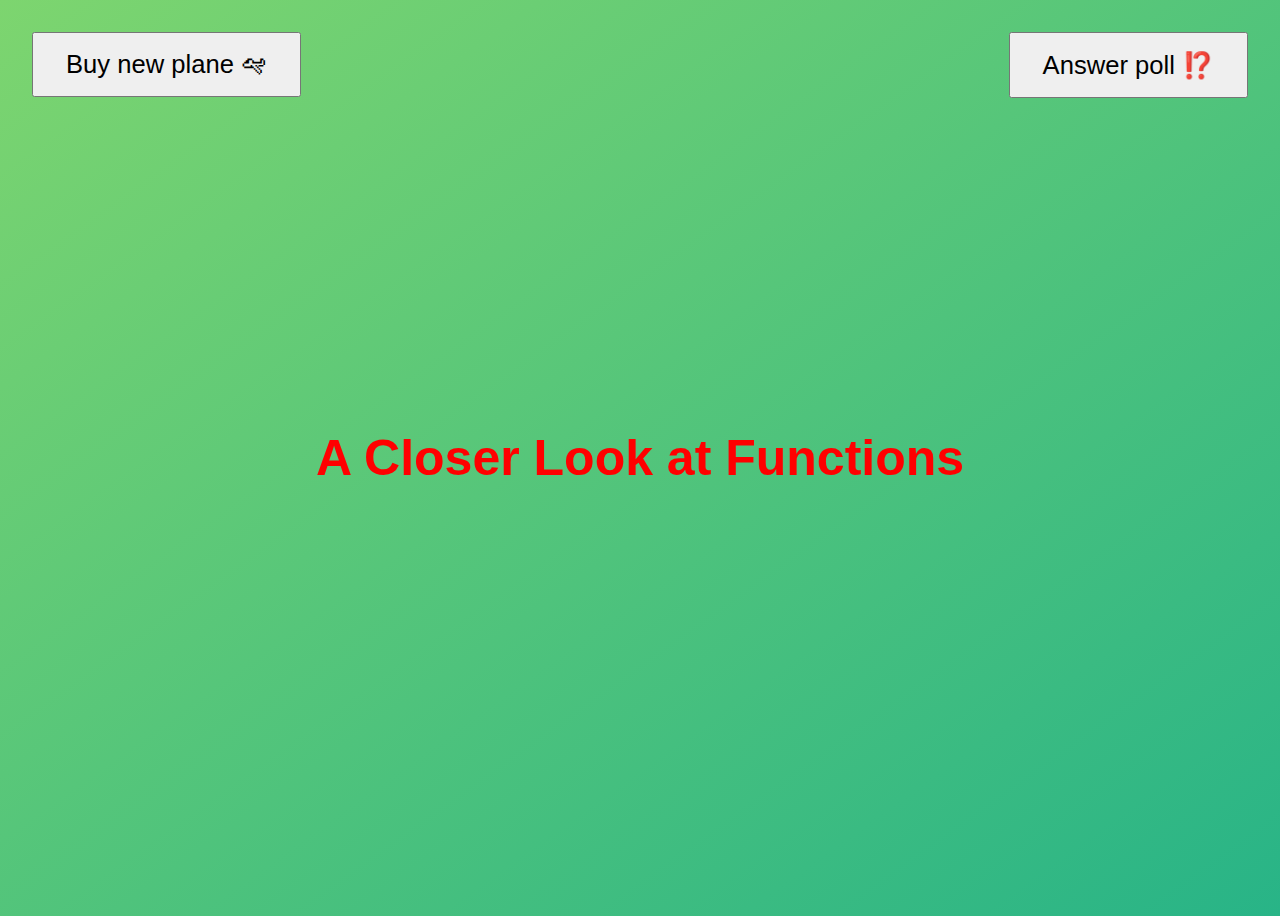
<file: A closer look at functions/index.html>
<!DOCTYPE html>
<html lang="en">
  <head>
    <meta charset="UTF-8" />
    <meta name="viewport" content="width=device-width, initial-scale=1.0" />
    <meta http-equiv="X-UA-Compatible" content="ie=edge" />
    <title>A Closer Look at Functions</title>
    <style>
      body {
        height: 100vh;
        display: flex;
        align-items: center;
        background: linear-gradient(to top left, #28b487, #7dd56f);
      }
      h1 {
        font-family: sans-serif;
        font-size: 50px;
        line-height: 1.3;
        width: 100%;
        padding: 30px;
        text-align: center;
        color: white;
      }
      .buy,
      .poll {
        font-size: 1.6rem;
        padding: 1rem 2rem;
        position: absolute;
        top: 2rem;
      }
      .buy {
        left: 2rem;
      }
      .poll {
        right: 2rem;
      }
    </style>
  </head>
  <body>
    <h1>A Closer Look at Functions</h1>
    <button class="buy">Buy new plane 🛩</button>
    <button class="poll">Answer poll ⁉️</button>
    <script src="script.js"></script>
  </body>
</html>
</file>
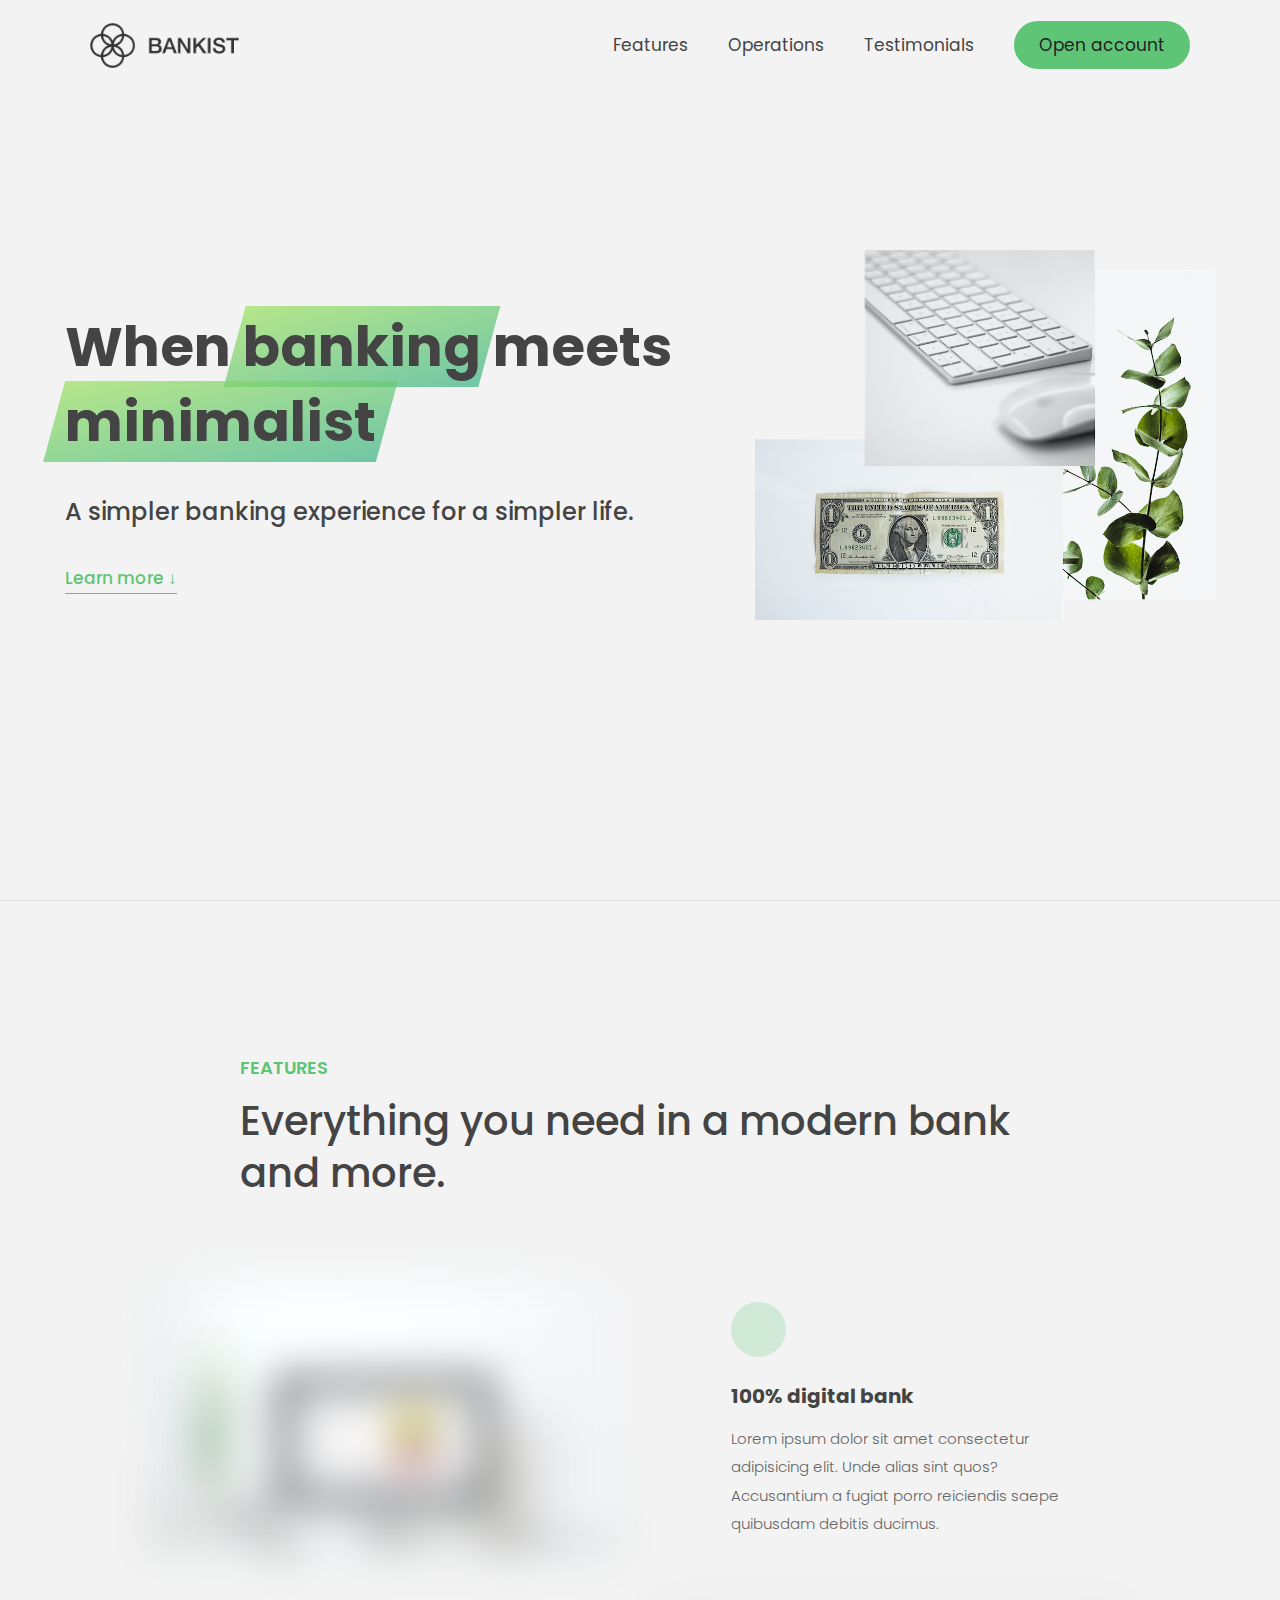
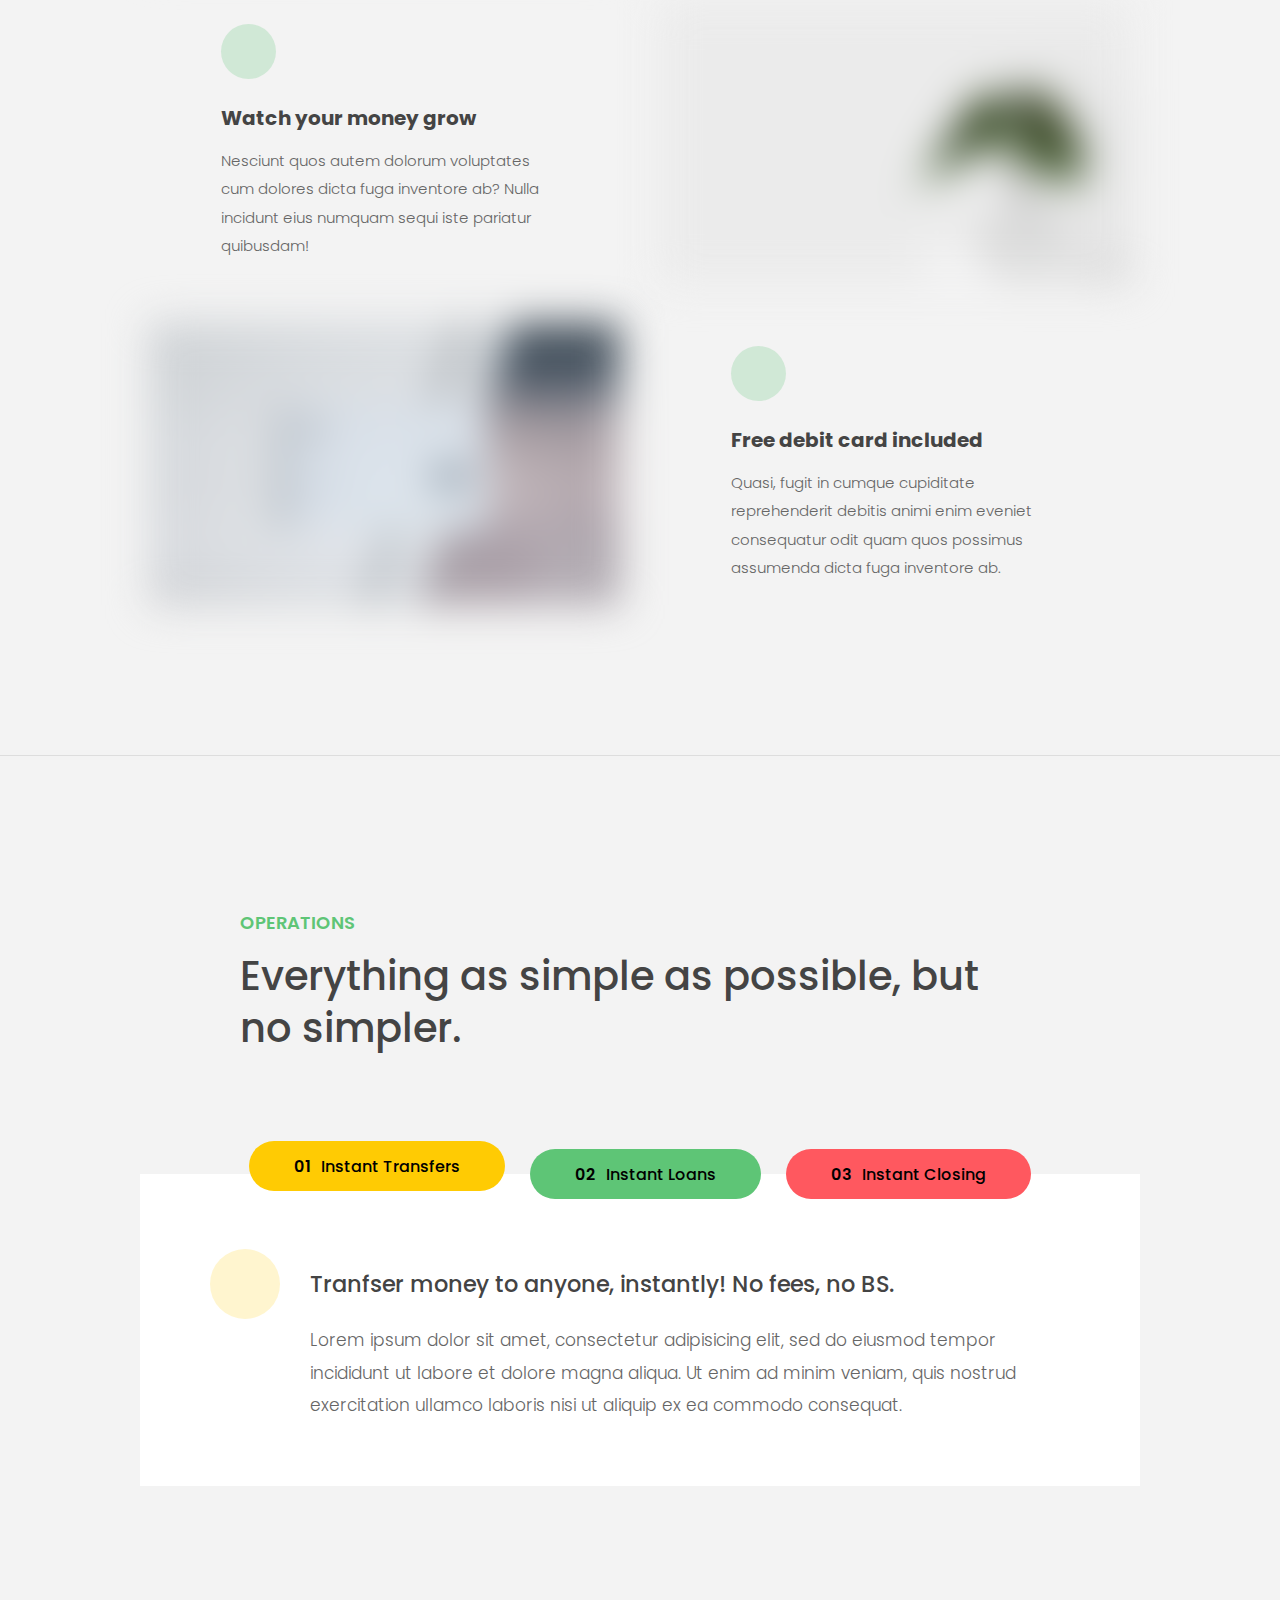
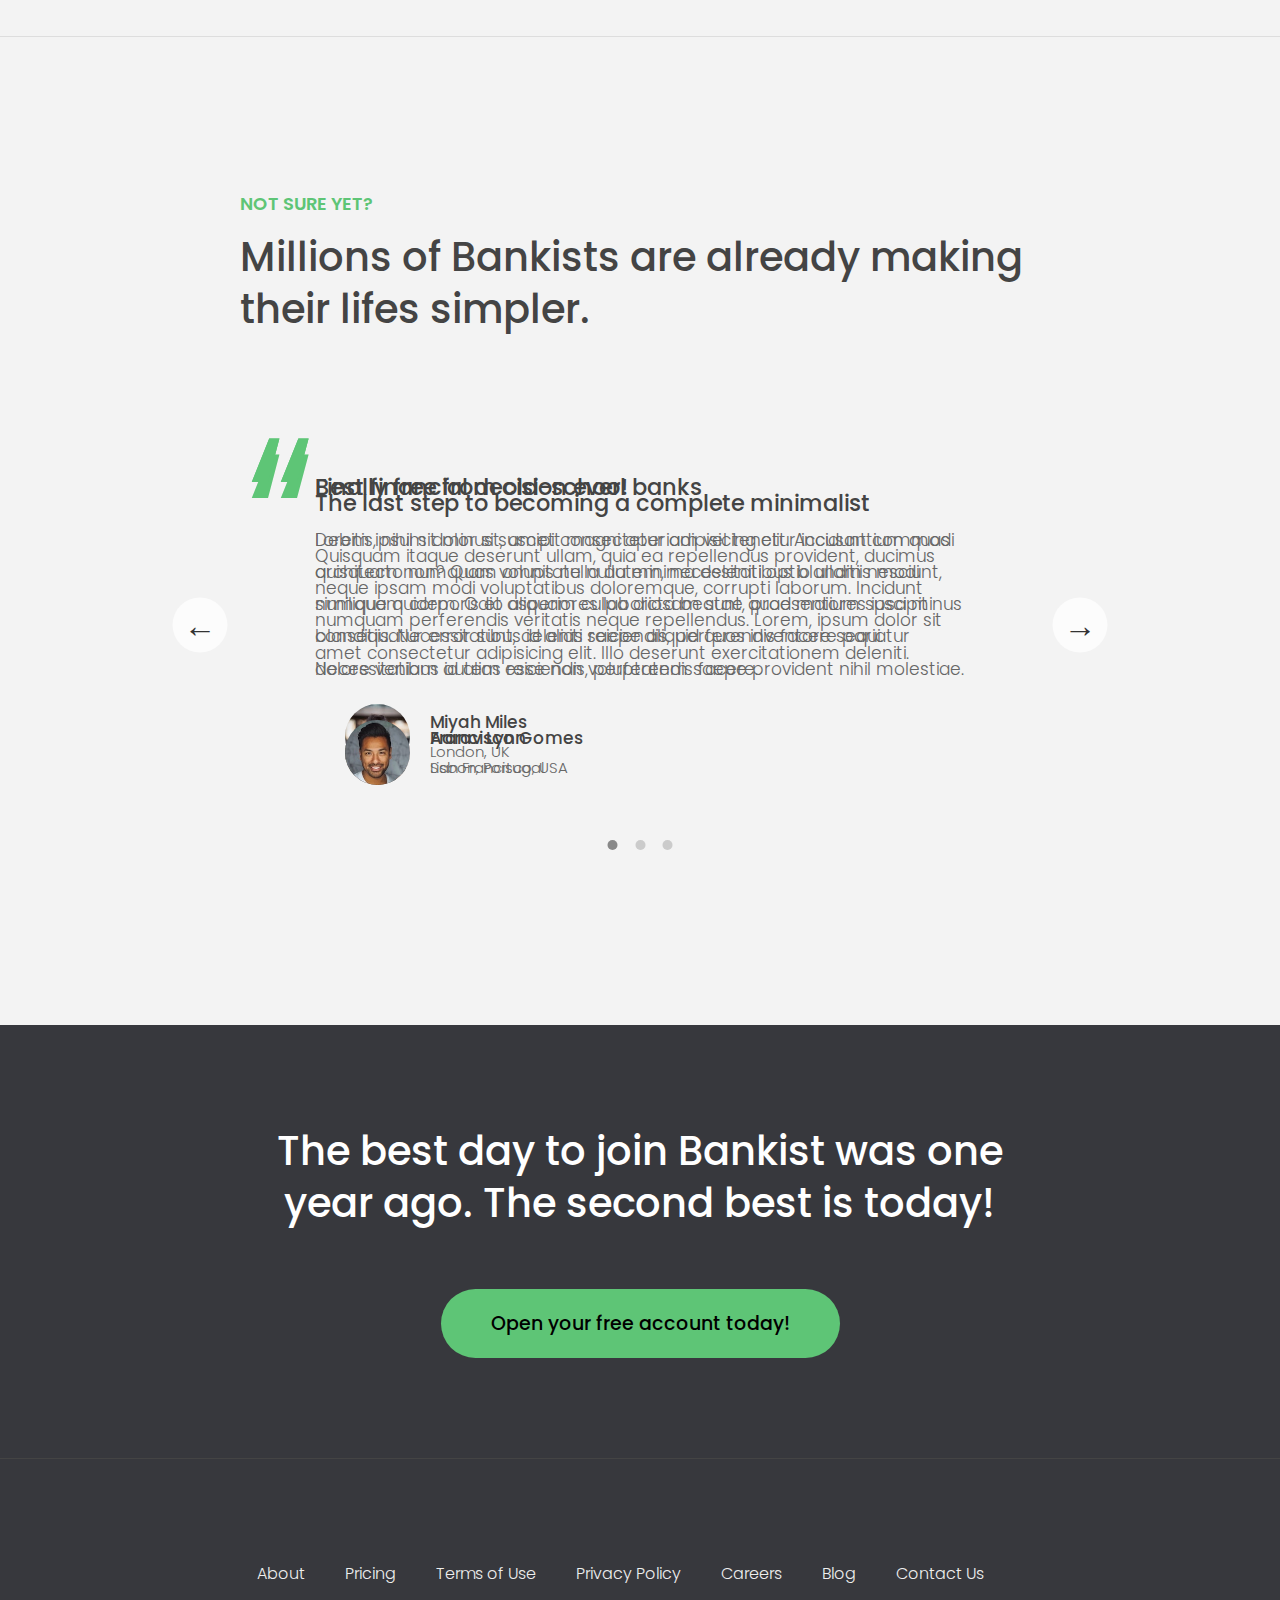
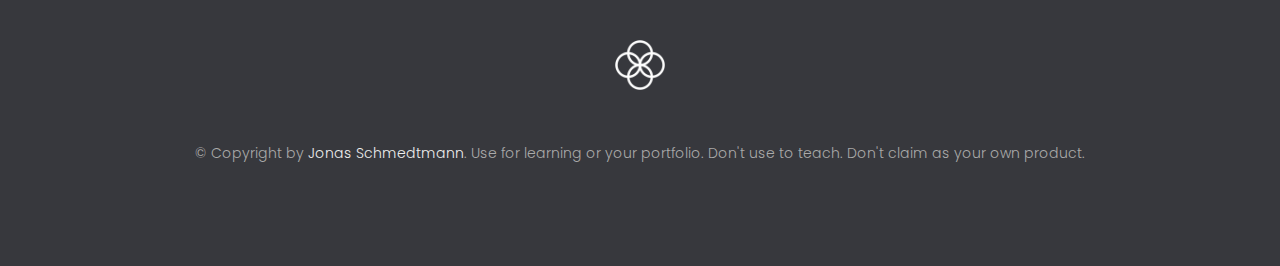
<file: Advanced dom and events/index.html>
<!DOCTYPE html>
<html lang="en">
  <head>
    <meta charset="UTF-8" />
    <meta name="viewport" content="width=device-width, initial-scale=1.0" />
    <meta http-equiv="X-UA-Compatible" content="ie=edge" />
    <link rel="shortcut icon" type="image/png" href="img/icon.png" />

    <link
      href="https://fonts.googleapis.com/css?family=Poppins:300,400,500,600&display=swap"
      rel="stylesheet"
    />
    <link rel="stylesheet" href="style.css" />
    <title>Bankist | When Banking meets Minimalist</title>
  </head>
  <body>
    <header class="header">
      <nav class="nav">
        <img
          src="img/logo.png"
          alt="Bankist logo"
          class="nav__logo"
          id="logo"
        />
        <ul class="nav__links">
          <li class="nav__item">
            <a class="nav__link" href="#section--1">Features</a>
          </li>
          <li class="nav__item">
            <a class="nav__link" href="#section--2">Operations</a>
          </li>
          <li class="nav__item">
            <a class="nav__link" href="#section--3">Testimonials</a>
          </li>
          <li class="nav__item">
            <a class="nav__link nav__link--btn btn--show-modal" href="#"
              >Open account</a
            >
          </li>
        </ul>
      </nav>

      <div class="header__title">
        <h1>
          When
          <!-- Green highlight effect -->
          <span class="highlight">banking</span>
          meets<br />
          <span class="highlight">minimalist</span>
        </h1>
        <h4>A simpler banking experience for a simpler life.</h4>
        <button class="btn--text btn--scroll-to">Learn more &DownArrow;</button>
        <img
          src="img/hero.png"
          class="header__img"
          alt="Minimalist bank items"
        />
      </div>
    </header>

    <section class="section" id="section--1">
      <div class="section__title">
        <h2 class="section__description">Features</h2>
        <h3 class="section__header">
          Everything you need in a modern bank and more.
        </h3>
      </div>

      <div class="features">
        <img
          src="img/digital-lazy.jpg"
          data-src="img/digital.jpg"
          alt="Computer"
          class="features__img lazy-img"
        />
        <div class="features__feature">
          <div class="features__icon">
            <svg>
              <!-- <use xlink:href="img/icons.svg#icon-monitor"></use> -->
            </svg>
          </div>
          <h5 class="features__header">100% digital bank</h5>
          <p>
            Lorem ipsum dolor sit amet consectetur adipisicing elit. Unde alias
            sint quos? Accusantium a fugiat porro reiciendis saepe quibusdam
            debitis ducimus.
          </p>
        </div>

        <div class="features__feature">
          <div class="features__icon">
            <svg>
              <!-- <use xlink:href="img/icons.svg#icon-trending-up"></use> -->
            </svg>
          </div>
          <h5 class="features__header">Watch your money grow</h5>
          <p>
            Nesciunt quos autem dolorum voluptates cum dolores dicta fuga
            inventore ab? Nulla incidunt eius numquam sequi iste pariatur
            quibusdam!
          </p>
        </div>
        <img
          src="img/grow-lazy.jpg"
          data-src="img/grow.jpg"
          alt="Plant"
          class="features__img lazy-img"
        />

        <img
          src="img/card-lazy.jpg"
          data-src="img/card.jpg"
          alt="Credit card"
          class="features__img lazy-img"
        />
        <div class="features__feature">
          <div class="features__icon">
            <svg>
              <!-- <use xlink:href="img/icons.svg#icon-credit-card"></use> -->
            </svg>
          </div>
          <h5 class="features__header">Free debit card included</h5>
          <p>
            Quasi, fugit in cumque cupiditate reprehenderit debitis animi enim
            eveniet consequatur odit quam quos possimus assumenda dicta fuga
            inventore ab.
          </p>
        </div>
      </div>
    </section>

    <section class="section" id="section--2">
      <div class="section__title">
        <h2 class="section__description">Operations</h2>
        <h3 class="section__header">
          Everything as simple as possible, but no simpler.
        </h3>
      </div>

      <div class="operations">
        <div class="operations__tab-container">
          <button
            class="btn operations__tab operations__tab--1 operations__tab--active"
            data-tab="1"
          >
            <span>01</span>Instant Transfers
          </button>
          <button class="btn operations__tab operations__tab--2" data-tab="2">
            <span>02</span>Instant Loans
          </button>
          <button class="btn operations__tab operations__tab--3" data-tab="3">
            <span>03</span>Instant Closing
          </button>
        </div>
        <div
          class="operations__content operations__content--1 operations__content--active"
        >
          <div class="operations__icon operations__icon--1">
            <svg>
              <!-- <use xlink:href="img/icons.svg#icon-upload"></use> -->
            </svg>
          </div>
          <h5 class="operations__header">
            Tranfser money to anyone, instantly! No fees, no BS.
          </h5>
          <p>
            Lorem ipsum dolor sit amet, consectetur adipisicing elit, sed do
            eiusmod tempor incididunt ut labore et dolore magna aliqua. Ut enim
            ad minim veniam, quis nostrud exercitation ullamco laboris nisi ut
            aliquip ex ea commodo consequat.
          </p>
        </div>

        <div class="operations__content operations__content--2">
          <div class="operations__icon operations__icon--2">
            <svg>
              <!-- <use xlink:href="img/icons.svg#icon-home"></use> -->
            </svg>
          </div>
          <h5 class="operations__header">
            Buy a home or make your dreams come true, with instant loans.
          </h5>
          <p>
            Duis aute irure dolor in reprehenderit in voluptate velit esse
            cillum dolore eu fugiat nulla pariatur. Excepteur sint occaecat
            cupidatat non proident, sunt in culpa qui officia deserunt mollit
            anim id est laborum.
          </p>
        </div>
        <div class="operations__content operations__content--3">
          <div class="operations__icon operations__icon--3">
            <svg>
              <!-- <use xlink:href="img/icons.svg#icon-user-x"></use> -->
            </svg>
          </div>
          <h5 class="operations__header">
            No longer need your account? No problem! Close it instantly.
          </h5>
          <p>
            Excepteur sint occaecat cupidatat non proident, sunt in culpa qui
            officia deserunt mollit anim id est laborum. Ut enim ad minim
            veniam, quis nostrud exercitation ullamco laboris nisi ut aliquip ex
            ea commodo consequat.
          </p>
        </div>
      </div>
    </section>

    <section class="section" id="section--3">
      <div class="section__title section__title--testimonials">
        <h2 class="section__description">Not sure yet?</h2>
        <h3 class="section__header">
          Millions of Bankists are already making their lifes simpler.
        </h3>
      </div>

      <div class="slider">
        <div class="slide slide--1">
          <div class="testimonial">
            <h5 class="testimonial__header">Best financial decision ever!</h5>
            <blockquote class="testimonial__text">
              Lorem ipsum dolor sit, amet consectetur adipisicing elit.
              Accusantium quas quisquam non? Quas voluptate nulla minima
              deleniti optio ullam nesciunt, numquam corporis et asperiores
              laboriosam sunt, praesentium suscipit blanditiis. Necessitatibus
              id alias reiciendis, perferendis facere pariatur dolore veniam
              autem esse non voluptatem saepe provident nihil molestiae.
            </blockquote>
            <address class="testimonial__author">
              <img src="img/user-1.jpg" alt="" class="testimonial__photo" />
              <h6 class="testimonial__name">Aarav Lynn</h6>
              <p class="testimonial__location">San Francisco, USA</p>
            </address>
          </div>
        </div>

        <div class="slide slide--2">
          <div class="testimonial">
            <h5 class="testimonial__header">
              The last step to becoming a complete minimalist
            </h5>
            <blockquote class="testimonial__text">
              Quisquam itaque deserunt ullam, quia ea repellendus provident,
              ducimus neque ipsam modi voluptatibus doloremque, corrupti
              laborum. Incidunt numquam perferendis veritatis neque repellendus.
              Lorem, ipsum dolor sit amet consectetur adipisicing elit. Illo
              deserunt exercitationem deleniti.
            </blockquote>
            <address class="testimonial__author">
              <img src="img/user-2.jpg" alt="" class="testimonial__photo" />
              <h6 class="testimonial__name">Miyah Miles</h6>
              <p class="testimonial__location">London, UK</p>
            </address>
          </div>
        </div>

        <div class="slide slide--3">
          <div class="testimonial">
            <h5 class="testimonial__header">
              Finally free from old-school banks
            </h5>
            <blockquote class="testimonial__text">
              Debitis, nihil sit minus suscipit magni aperiam vel tenetur
              incidunt commodi architecto numquam omnis nulla autem,
              necessitatibus blanditiis modi similique quidem. Odio aliquam
              culpa dicta beatae quod maiores ipsa minus consequatur error sunt,
              deleniti saepe aliquid quos inventore sequi. Necessitatibus id
              alias reiciendis, perferendis facere.
            </blockquote>
            <address class="testimonial__author">
              <img src="img/user-3.jpg" alt="" class="testimonial__photo" />
              <h6 class="testimonial__name">Francisco Gomes</h6>
              <p class="testimonial__location">Lisbon, Portugal</p>
            </address>
          </div>
        </div>
        <!-- <div class="slide"><img src="img/img-1.jpg" alt="Photo 1" /></div>
        <div class="slide"><img src="img/img-2.jpg" alt="Photo 2" /></div>
        <div class="slide"><img src="img/img-3.jpg" alt="Photo 3" /></div>
        <div class="slide"><img src="img/img-4.jpg" alt="Photo 4" /></div> -->
        <button class="slider__btn slider__btn--left">&larr;</button>
        <button class="slider__btn slider__btn--right">&rarr;</button>
        <div class="dots"></div>
      </div>
    </section>

    <section class="section section--sign-up">
      <div class="section__title">
        <h3 class="section__header">
          The best day to join Bankist was one year ago. The second best is
          today!
        </h3>
      </div>
      <button class="btn btn--show-modal">Open your free account today!</button>
    </section>

    <footer class="footer">
      <ul class="footer__nav">
        <li class="footer__item">
          <a class="footer__link" href="#">About</a>
        </li>
        <li class="footer__item">
          <a class="footer__link" href="#">Pricing</a>
        </li>
        <li class="footer__item">
          <a class="footer__link" href="#">Terms of Use</a>
        </li>
        <li class="footer__item">
          <a class="footer__link" href="#">Privacy Policy</a>
        </li>
        <li class="footer__item">
          <a class="footer__link" href="#">Careers</a>
        </li>
        <li class="footer__item">
          <a class="footer__link" href="#">Blog</a>
        </li>
        <li class="footer__item">
          <a class="footer__link" href="#">Contact Us</a>
        </li>
      </ul>
      <img src="img/icon.png" alt="Logo" class="footer__logo" />
      <p class="footer__copyright">
        &copy; Copyright by
        <a
          class="footer__link twitter-link"
          target="_blank"
          href="https://twitter.com/jonasschmedtman"
          >Jonas Schmedtmann</a
        >. Use for learning or your portfolio. Don't use to teach. Don't claim
        as your own product.
      </p>
    </footer>

    <div class="modal hidden">
      <button class="btn--close-modal">&times;</button>
      <h2 class="modal__header">
        Open your bank account <br />
        in just <span class="highlight">5 minutes</span>
      </h2>
      <form class="modal__form">
        <label>First Name</label>
        <input type="text" />
        <label>Last Name</label>
        <input type="text" />
        <label>Email Address</label>
        <input type="email" />
        <button class="btn">Next step &rarr;</button>
      </form>
    </div>
    <div class="overlay hidden"></div>
    <script src="script.js"></script>
  </body>
</html>
</file>
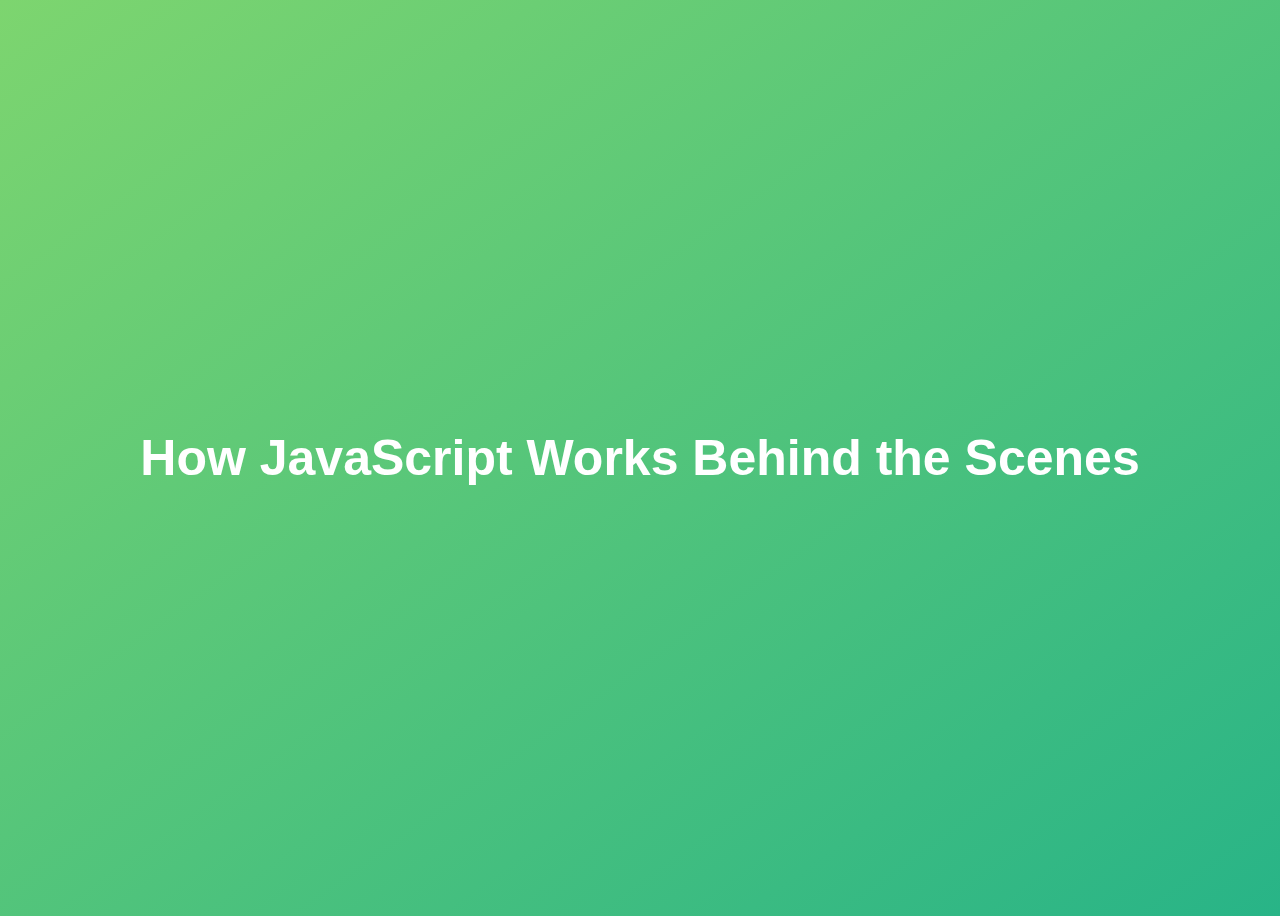
<file: Behind the scenes/index.html>
<!DOCTYPE html>
<html lang="en">
  <head>
    <meta charset="UTF-8" />
    <meta name="viewport" content="width=device-width, initial-scale=1.0" />
    <meta http-equiv="X-UA-Compatible" content="ie=edge" />
    <title>How JavaScript Works Behind the Scenes</title>
    <style>
      body {
        height: 100vh;
        display: flex;
        align-items: center;
        background: linear-gradient(to top left, #28b487, #7dd56f);
      }
      h1 {
        font-family: sans-serif;
        font-size: 50px;
        line-height: 1.3;
        width: 100%;
        padding: 30px;
        text-align: center;
        color: white;
      }
    </style>
  </head>
  <body>
    <h1>How JavaScript Works Behind the Scenes</h1>
    <script src="script.js"></script>
  </body>
</html>
</file>
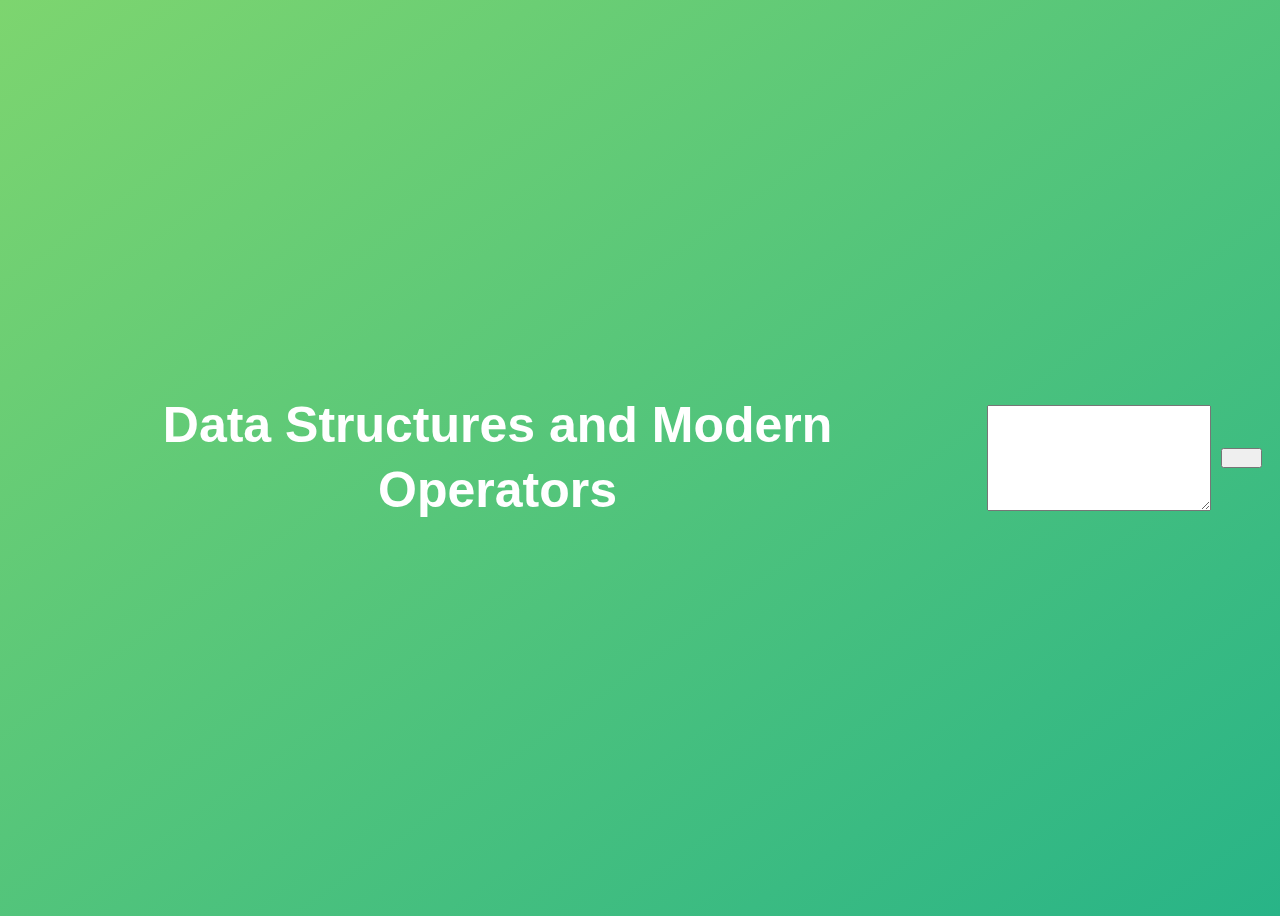
<file: Data Structures and Modern Operators/index.html>
<!DOCTYPE html>
<html lang="en">
  <head>
    <meta charset="UTF-8" />
    <meta name="viewport" content="width=device-width, initial-scale=1.0" />
    <meta http-equiv="X-UA-Compatible" content="ie=edge" />
    <title>Data Structures and Modern Operators</title>
    <style>
      body {
        height: 100vh;
        display: flex;
        align-items: center;
        background: linear-gradient(to top left, #28b487, #7dd56f);
      }
      h1 {
        font-family: sans-serif;
        font-size: 50px;
        line-height: 1.3;
        width: 100%;
        padding: 30px;
        text-align: center;
        color: white;
      }
      button {
        width: 50px;
        height: 20px;
        margin: 10px;
      }
      textarea {
        width: 300px;
        height: 100px;
      }
    </style>
  </head>
  <body>
    <h1>Data Structures and Modern Operators</h1>
    <script src="script.js"></script>
  </body>
</html>
</file>
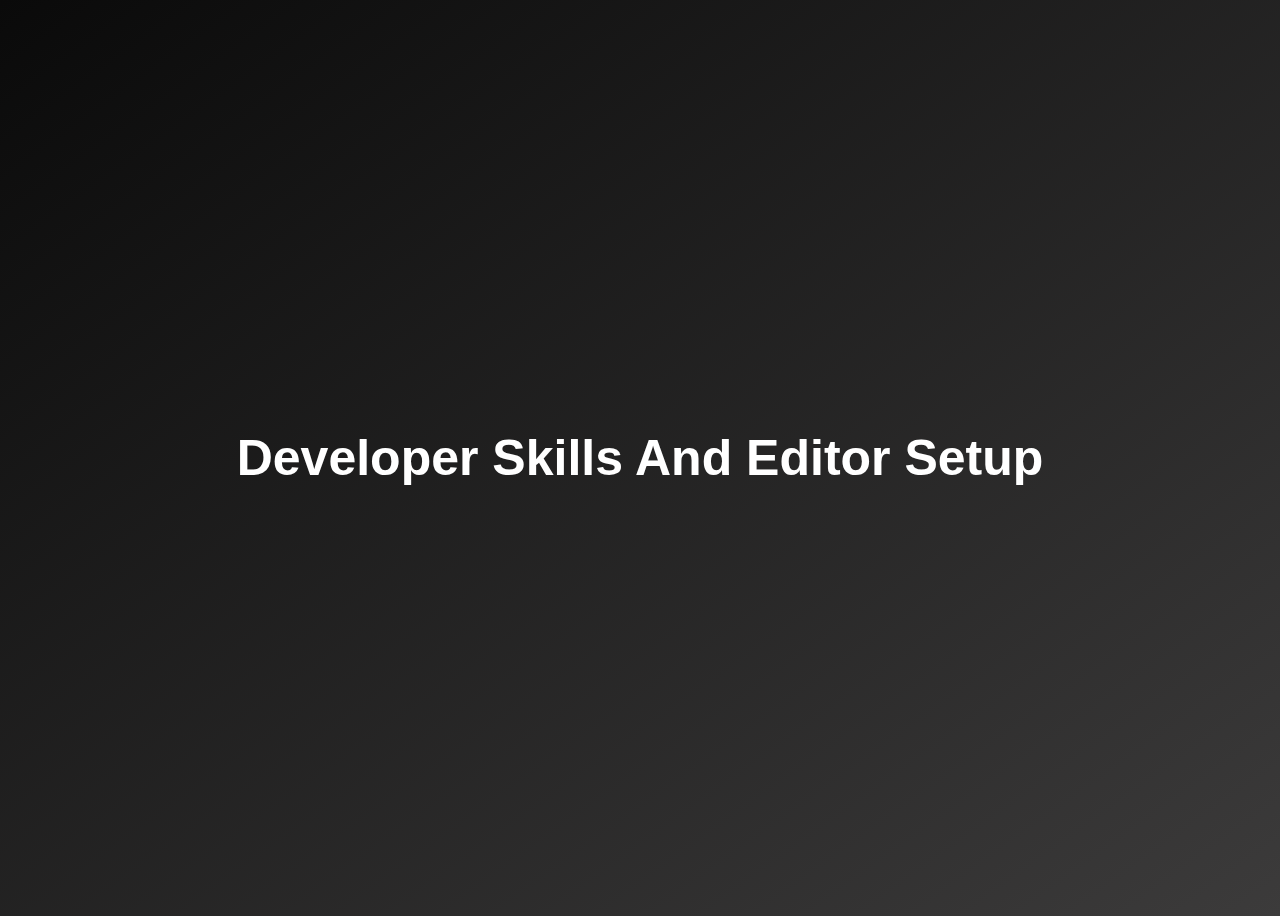
<file: Developer skills and editor setup/index.html>
<!DOCTYPE html>
<html lang="en">
<head>
    <meta charset="UTF-8">
    <meta http-equiv="X-UA-Compatible" content="IE=edge">
    <meta name="viewport" content="width=device-width, initial-scale=1.0">
    <title>first doc udemy js</title>
    <style>
        body {
            height: 100vh;
            display: flex;
            align-items: center;
            background: linear-gradient(to top left, rgb(60, 59, 59), rgb(10, 10, 10));
        }
        h1 {
            font-family: sans-serif;
            font-size: 50px;
            line-height: 1.3;
            width: 100%;
            padding: 30px;
            text-align: center;
            color: white;
        }
    </style>
    <!-- here we learn how to add js file in html document -->

    <!-- the two method to add js file in html doc
    first inline script and second create a external js file and link to the html doc use the script tag. --> 
    <!-- we are make a external js 
</heafile and link it -->
    <script src="script.js"></script>
    
<body>
    <h1 id="js">Developer Skills And Editor Setup
    </h1>
    
</body>
</html>
</file>
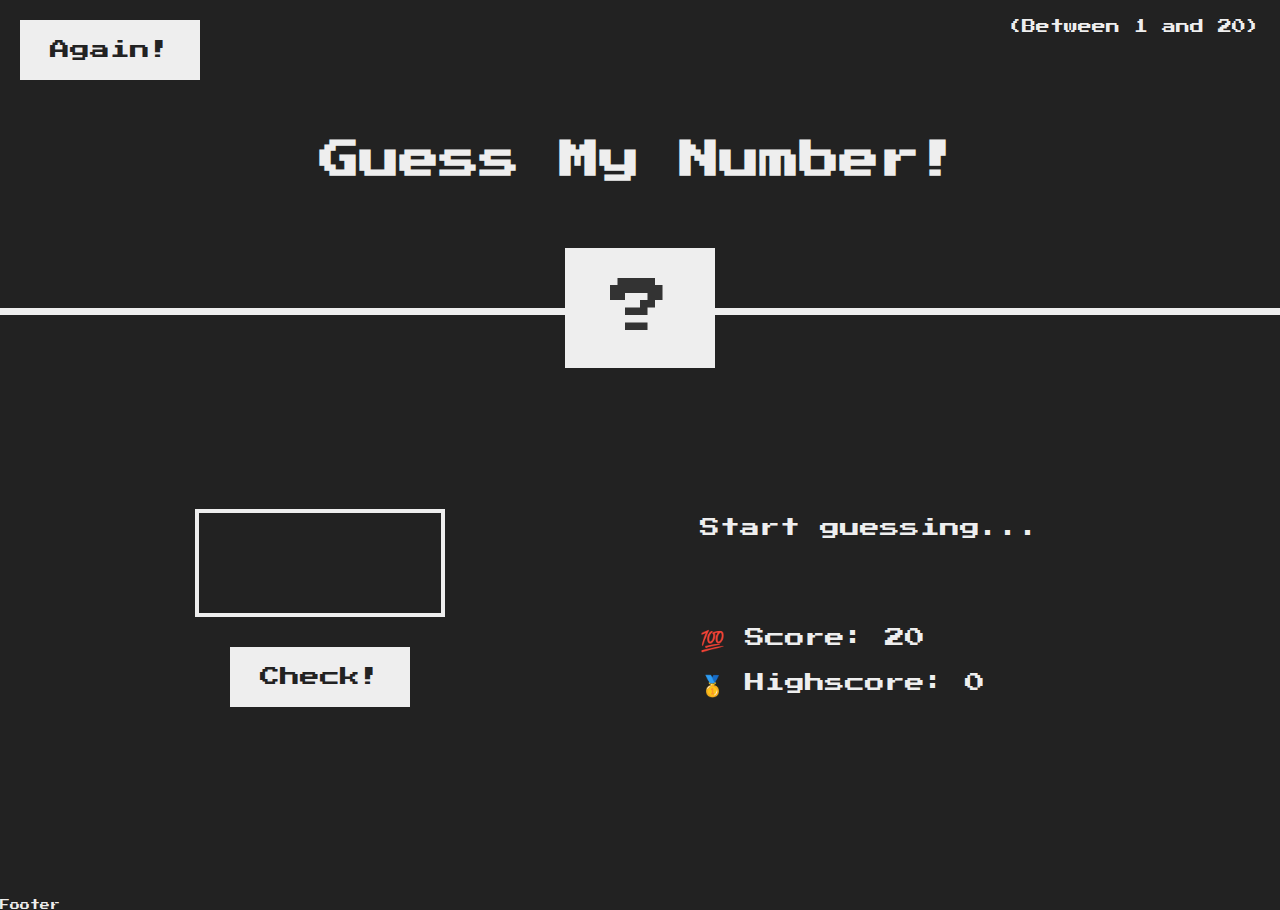
<file: Guess my number/index.html>
<!DOCTYPE html>
<html lang="en">
  <head>
    <meta charset="UTF-8" />
    <meta name="viewport" content="width=device-width, initial-scale=1.0" />
    <meta http-equiv="X-UA-Compatible" content="ie=edge" />
    <link rel="stylesheet" href="style.css" />
    <title>Guess My Number!</title>
  </head>
  <body>
    <header>
      <h1>Guess My Number!</h1>
      <p class="between">(Between 1 and 20)</p>
      <button class="btn again">Again!</button>
      <div class="number">?</div>
    </header>
    <main>
      <section class="left">
        <input type="number" class="guess" />
        <button class="btn check">Check!</button>
      </section>
      <section class="right">
        <p class="message">Start guessing...</p>
        <p class="label-score">💯 Score: <span class="score">20</span></p>
        <p class="label-highscore">
          🥇 Highscore: <span class="highscore">0</span>
        </p>
      </section>
    </main>
    <script src="script.js"></script>
  </body>
</html>
Footer
</file>
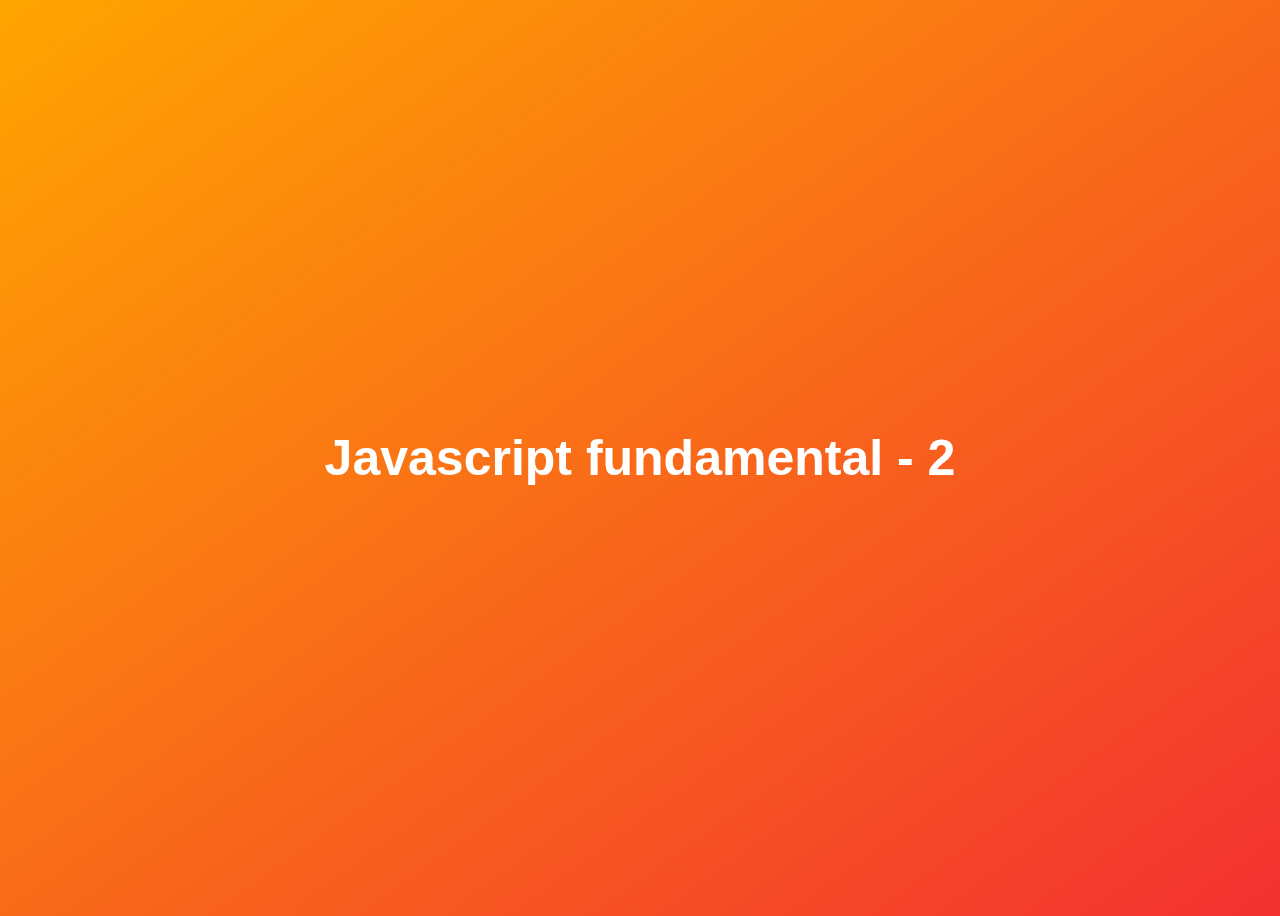
<file: Javascript fundamentals 2/index.html>
<!DOCTYPE html>
<html lang="en">
<head>
    <meta charset="UTF-8">
    <meta http-equiv="X-UA-Compatible" content="IE=edge">
    <meta name="viewport" content="width=device-width, initial-scale=1.0">
    <title>first doc udemy js</title>
    <style>
        body {
            height: 100vh;
            display: flex;
            align-items: center;
            background: linear-gradient(to top left, rgb(243, 49, 49), orange);
        }
        h1 {
            font-family: sans-serif;
            font-size: 50px;
            line-height: 1.3;
            width: 100%;
            padding: 30px;
            text-align: center;
            color: white;
        }
    </style>
    <!-- here we learn how to add js file in html document -->

    <!-- the two method to add js file in html doc
    first inline script and second create a external js file and link to the html doc use the script tag. --> 
    <!-- we are make a external js 
</heafile and link it -->
    <script src="script.js"></script>
    
<body>
    <h1 id="js">Javascript fundamental - 2
    </h1>
    
</body>
</html>
</file>
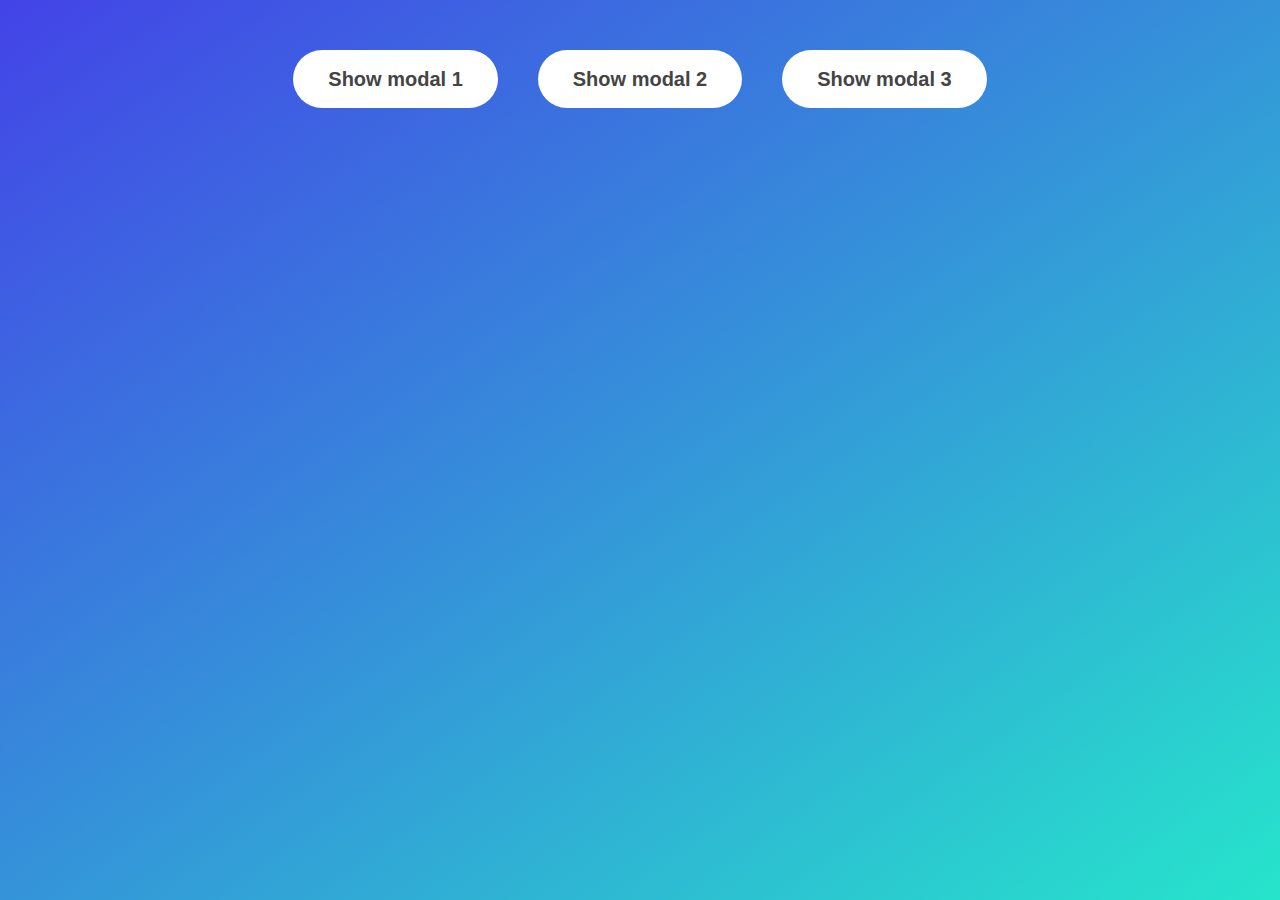
<file: Modal/index.html>
<!DOCTYPE html>
<html lang="en">
  <head>
    <meta charset="UTF-8" />
    <meta name="viewport" content="width=device-width, initial-scale=1.0" />
    <meta http-equiv="X-UA-Compatible" content="ie=edge" />
    <link rel="stylesheet" href="style.css" />
    <title>Modal window</title>
  </head>
  <body>
    <button class="show-modal">Show modal 1</button>
    <button class="show-modal">Show modal 2</button>
    <button class="show-modal">Show modal 3</button>

    <div class="modal hidden">
      <button class="close-modal">&times;</button>
      <h1>I'm a modal window 😍</h1>
      <p>
        Lorem ipsum dolor sit amet, consectetur adipisicing elit, sed do eiusmod
        tempor incididunt ut labore et dolore magna aliqua. Ut enim ad minim
        veniam, quis nostrud exercitation ullamco laboris nisi ut aliquip ex ea
        commodo consequat. Duis aute irure dolor in reprehenderit in voluptate
        velit esse cillum dolore eu fugiat nulla pariatur. Excepteur sint
        occaecat cupidatat non proident, sunt in culpa qui officia deserunt
        mollit anim id est laborum.
      </p>
    </div>
    <div class="overlay hidden"></div>

    <script src="script.js"></script>
  </body>
</html>
</file>
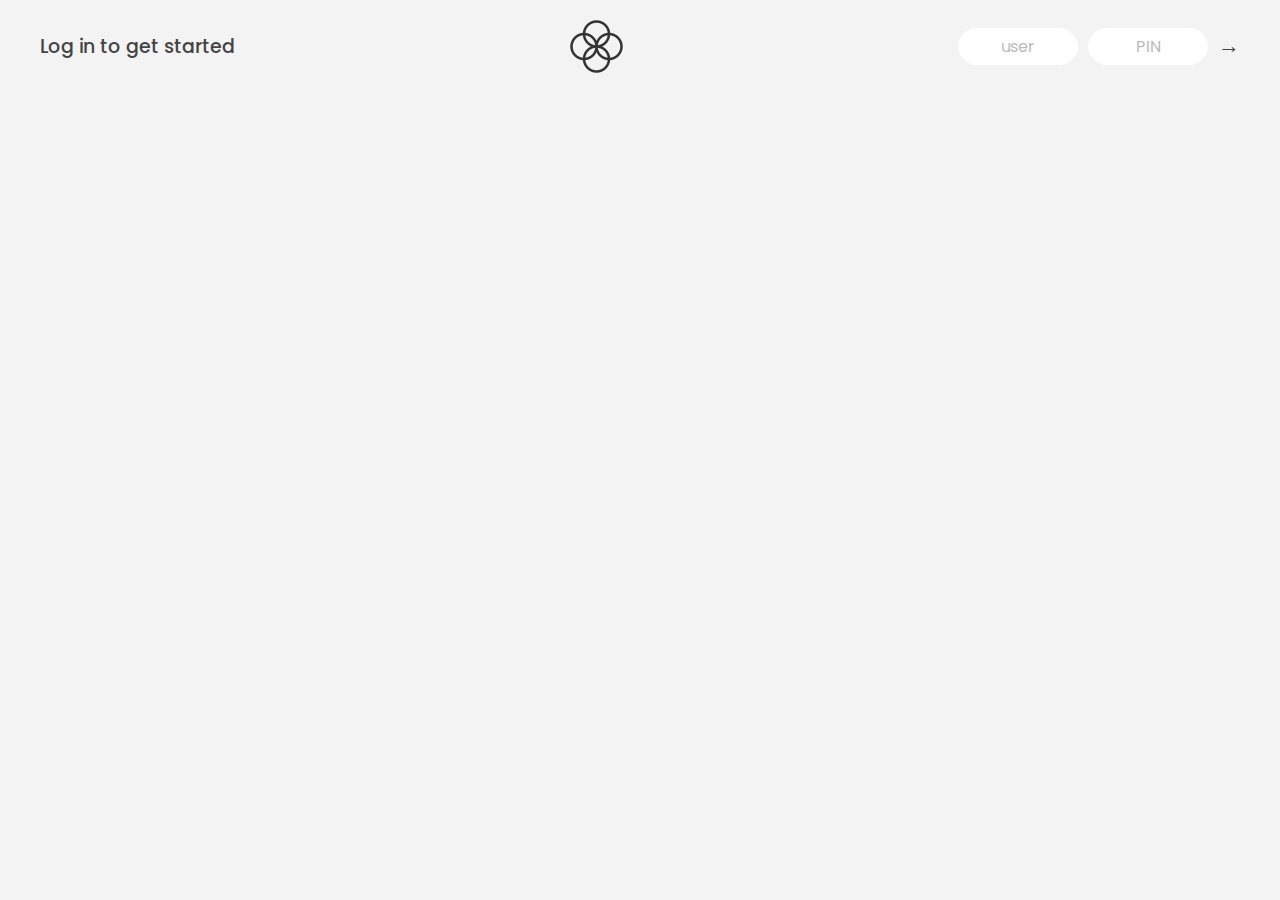
<file: Numbers, Dates, Intl, Timers/index.html>
<!DOCTYPE html>
<html lang="en">
  <head>
    <meta charset="UTF-8" />
    <meta name="viewport" content="width=device-width, initial-scale=1.0" />
    <meta http-equiv="X-UA-Compatible" content="ie=edge" />
    <link rel="shortcut icon" type="image/png" href="/icon.png" />

    <link
      href="https://fonts.googleapis.com/css?family=Poppins:400,500,600&display=swap"
      rel="stylesheet"
    />

    <link rel="stylesheet" href="style.css" />
    <title>Bankist</title>
  </head>
  <body>
    <!-- TOP NAVIGATION -->
    <nav>
      <p class="welcome">Log in to get started</p>
      <img src="logo.png" alt="Logo" class="logo" />
      <form class="login">
        <input
          type="text"
          placeholder="user"
          class="login__input login__input--user"
        />
        <!-- In practice, use type="password" -->
        <input
          type="text"
          placeholder="PIN"
          maxlength="4"
          class="login__input login__input--pin"
        />
        <button class="login__btn">&rarr;</button>
      </form>
    </nav>

    <main class="app">
      <!-- BALANCE -->
      <div class="balance">
        <div>
          <p class="balance__label">Current balance</p>
          <p class="balance__date">
            As of <span class="date">05/03/2037</span>
          </p>
        </div>
        <p class="balance__value">0000€</p>
      </div>

      <!-- MOVEMENTS -->
      <div class="movements">
        <div class="movements__row">
          <div class="movements__type movements__type--deposit">2 deposit</div>
          <div class="movements__date">3 days ago</div>
          <div class="movements__value">4 000€</div>
        </div>
        <div class="movements__row">
          <div class="movements__type movements__type--withdrawal">
            1 withdrawal
          </div>
          <div class="movements__date">24/01/2037</div>
          <div class="movements__value">-378€</div>
        </div>
      </div>

      <!-- SUMMARY -->
      <div class="summary">
        <p class="summary__label">In</p>
        <p class="summary__value summary__value--in">0000€</p>
        <p class="summary__label">Out</p>
        <p class="summary__value summary__value--out">0000€</p>
        <p class="summary__label">Interest</p>
        <p class="summary__value summary__value--interest">0000€</p>
        <button class="btn--sort">&downarrow; SORT</button>
      </div>

      <!-- OPERATION: TRANSFERS -->
      <div class="operation operation--transfer">
        <h2>Transfer money</h2>
        <form class="form form--transfer">
          <input type="text" class="form__input form__input--to" />
          <input type="number" class="form__input form__input--amount" />
          <button class="form__btn form__btn--transfer">&rarr;</button>
          <label class="form__label">Transfer to</label>
          <label class="form__label">Amount</label>
        </form>
      </div>

      <!-- OPERATION: LOAN -->
      <div class="operation operation--loan">
        <h2>Request loan</h2>
        <form class="form form--loan">
          <input type="number" class="form__input form__input--loan-amount" />
          <button class="form__btn form__btn--loan">&rarr;</button>
          <label class="form__label form__label--loan">Amount</label>
        </form>
      </div>

      <!-- OPERATION: CLOSE -->
      <div class="operation operation--close">
        <h2>Close account</h2>
        <form class="form form--close">
          <input type="text" class="form__input form__input--user" />
          <input
            type="password"
            maxlength="6"
            class="form__input form__input--pin"
          />
          <button class="form__btn form__btn--close">&rarr;</button>
          <label class="form__label">Confirm user</label>
          <label class="form__label">Confirm PIN</label>
        </form>
      </div>

      <!-- LOGOUT TIMER -->
      <p class="logout-timer">
        You will be logged out in <span class="timer">05:00</span>
      </p>
    </main>

    <!-- <footer>
      &copy; by Jonas Schmedtmann. Don't claim as your own :)
    </footer> -->

    <script src="script.js"></script>
  </body>
</html>
</file>
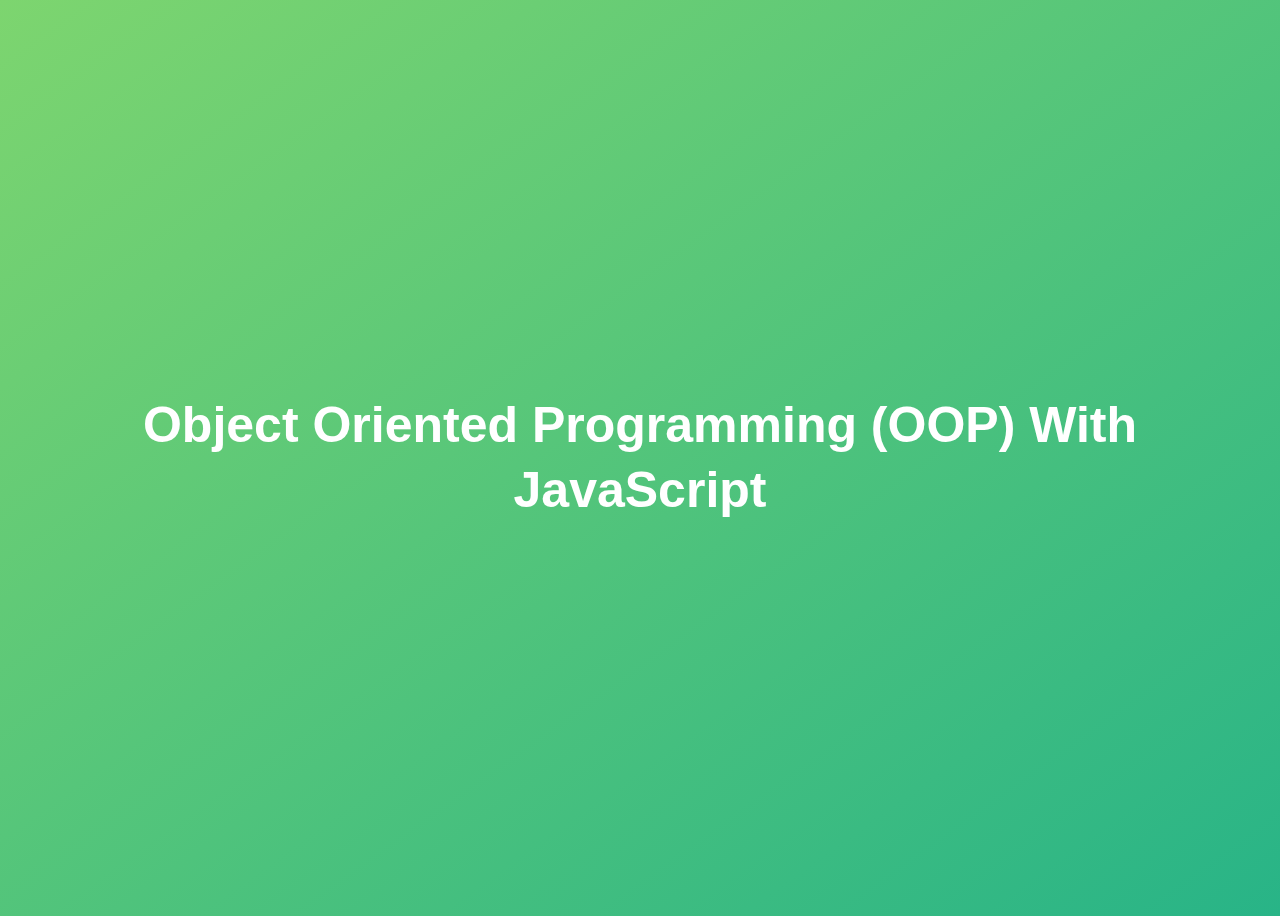
<file: OOP in js/index.html>
<!DOCTYPE html>
<html lang="en">
  <head>
    <meta charset="UTF-8" />
    <meta name="viewport" content="width=device-width, initial-scale=1.0" />
    <meta http-equiv="X-UA-Compatible" content="ie=edge" />
    <title>Object Oriented Programming (OOP) With JavaScript</title>
    <style>
      body {
        height: 100vh;
        display: flex;
        align-items: center;
        background: linear-gradient(to top left, #28b487, #7dd56f);
      }
      h1 {
        font-family: sans-serif;
        font-size: 50px;
        line-height: 1.3;
        width: 100%;
        padding: 30px;
        text-align: center;
        color: white;
      }
    </style>
    <script defer src="script.js"></script>
  </head>
  <body>
    <h1>Object Oriented Programming (OOP) With JavaScript</h1>
  </body>
</html>
</file>
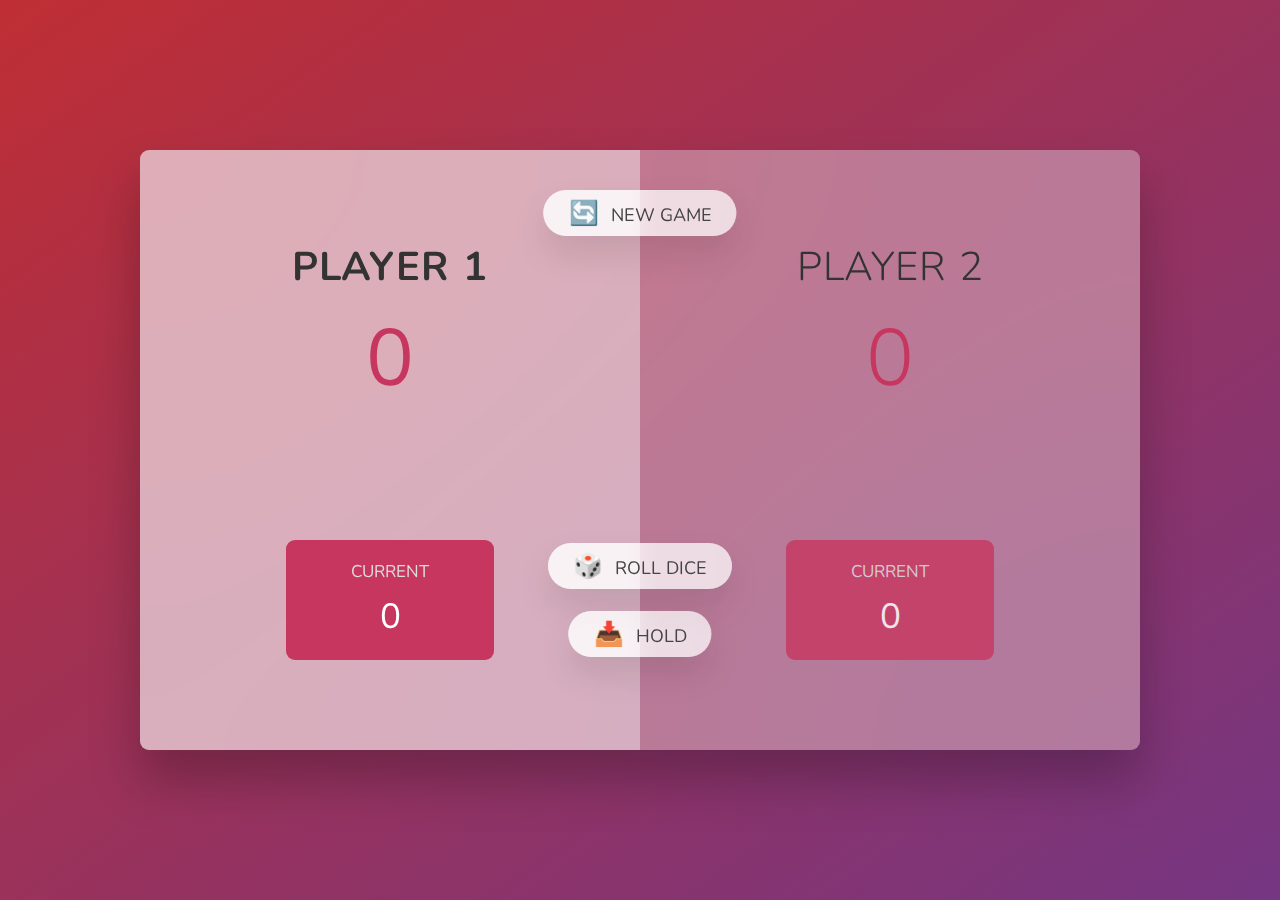
<file: The pig game/index.html>
<!DOCTYPE html>
<html lang="en">
  <head>
    <meta charset="UTF-8" />
    <meta name="viewport" content="width=device-width, initial-scale=1.0" />
    <meta http-equiv="X-UA-Compatible" content="ie=edge" />
    <link rel="stylesheet" href="style.css" />
    <title>Pig Game</title>
  </head>
  <body>
    <main>
      <section class="player player--0 player--active">
        <h2 class="name" id="name--0">Player 1</h2>
        <p class="score" id="score--0">43</p>
        <div class="current">
          <p class="current-label">Current</p>
          <p class="current-score" id="current--0">0</p>
        </div>
      </section>
      <section class="player player--1">
        <h2 class="name" id="name--1">Player 2</h2>
        <p class="score" id="score--1">24</p>
        <div class="current">
          <p class="current-label">Current</p>
          <p class="current-score" id="current--1">0</p>
        </div>
      </section>

      <img src="dice-5.png" alt="Playing dice" class="dice" />
      <button class="btn btn--new">🔄 New game</button>
      <button class="btn btn--roll">🎲 Roll dice</button>
      <button class="btn btn--hold">📥 Hold</button>
    </main>
    <script src="script.js"></script>
  </body>
</html>
</file>
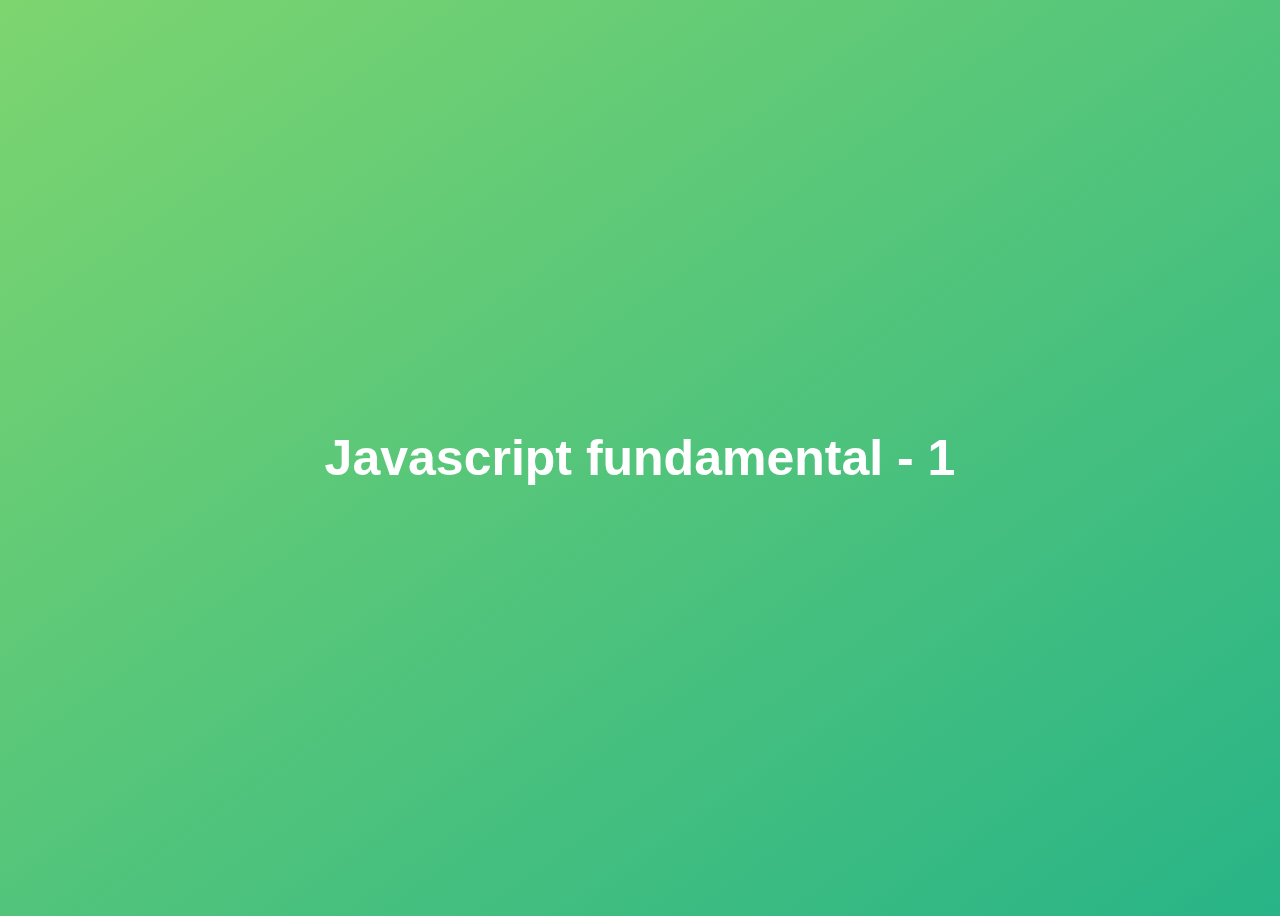
<file: Javascript fundamentals 1/first.html>
<!DOCTYPE html>
<html lang="en">
<head>
    <meta charset="UTF-8">
    <meta http-equiv="X-UA-Compatible" content="IE=edge">
    <meta name="viewport" content="width=device-width, initial-scale=1.0">
    <title>first doc udemy js</title>
    <style>
        body {
            height: 100vh;
            display: flex;
            align-items: center;
            background: linear-gradient(to top left, #28b487, #7dd56f);
        }
        h1 {
            font-family: sans-serif;
            font-size: 50px;
            line-height: 1.3;
            width: 100%;
            padding: 30px;
            text-align: center;
            color: white;
        }
    </style>
    <!-- here we learn how to add js file in html document -->

    <!-- the two method to add js file in html doc
    first inline script and second create a external js file and link to the html doc use the script tag. --> 
    <!-- we are make a external js 
</heafile and link it -->
    <script src="first.js"></script>
    
<body>
    <h1 id="js">Javascript fundamental - 1
    </h1>
    
</body>
</html>
</file>
<file: Advanced dom and events/style.css>
/* The page is NOT responsive. You can implement responsiveness yourself if you wanna have some fun 😃 */

:root {
  --color-primary: #5ec576;
  --color-secondary: #ffcb03;
  --color-tertiary: #ff585f;
  --color-primary-darker: #4bbb7d;
  --color-secondary-darker: #ffbb00;
  --color-tertiary-darker: #fd424b;
  --color-primary-opacity: #5ec5763a;
  --color-secondary-opacity: #ffcd0331;
  --color-tertiary-opacity: #ff58602d;
  --gradient-primary: linear-gradient(to top left, #39b385, #9be15d);
  --gradient-secondary: linear-gradient(to top left, #ffb003, #ffcb03);
}

* {
  margin: 0;
  padding: 0;
  box-sizing: inherit;
}

html {
  font-size: 62.5%;
  box-sizing: border-box;
}

body {
  font-family: "Poppins", sans-serif;
  font-weight: 300;
  color: #444;
  line-height: 1.9;
  background-color: #f3f3f3;
}

/* GENERAL ELEMENTS */
.section {
  padding: 15rem 3rem;
  border-top: 1px solid #ddd;

  transition: transform 1s, opacity 1s;
}

.section--hidden {
  opacity: 0;
  transform: translateY(-8rem);
}
.section__title {
  max-width: 80rem;
  margin: 0 auto 8rem auto;
}

.section__description {
  font-size: 1.8rem;
  font-weight: 600;
  text-transform: uppercase;
  color: var(--color-primary);
  margin-bottom: 1rem;
}

.section__header {
  font-size: 4rem;
  line-height: 1.3;
  font-weight: 500;
}

.btn {
  display: inline-block;
  background-color: var(--color-primary);
  font-size: 1.6rem;
  font-family: inherit;
  font-weight: 500;
  border: none;
  padding: 1.25rem 4.5rem;
  border-radius: 10rem;
  cursor: pointer;
  transition: all 0.3s;
}

.btn:hover {
  background-color: var(--color-primary-darker);
}

.btn--text {
  display: inline-block;
  background: none;
  font-size: 1.7rem;
  font-family: inherit;
  font-weight: 500;
  color: var(--color-primary);
  border: none;
  border-bottom: 1px solid currentColor;
  padding-bottom: 2px;
  cursor: pointer;
  transition: all 0.3s;
}

p {
  color: #666;
}

/* This is BAD for accessibility! Don't do in the real world! */
button:focus {
  outline: none;
}

img {
  transition: filter 0.5s;
}

.lazy-img {
  filter: blur(20px);
}

/* NAVIGATION */
.nav {
  display: flex;
  justify-content: space-between;
  align-items: center;
  height: 9rem;
  width: 100%;
  padding: 0 6rem;
  z-index: 100;
}

/* nav and stickly class at the same time */
.nav.sticky {
  position: fixed;
  background-color: rgba(255, 255, 255, 0.95);
}

.nav__logo {
  height: 4.5rem;
  transition: all 0.3s;
}

.nav__links {
  display: flex;
  align-items: center;
  list-style: none;
}

.nav__item {
  margin-left: 4rem;
}

.nav__link:link,
.nav__link:visited {
  font-size: 1.7rem;
  font-weight: 400;
  color: inherit;
  text-decoration: none;
  display: block;
  transition: all 0.3s;
}

.nav__link--btn:link,
.nav__link--btn:visited {
  padding: 0.8rem 2.5rem;
  border-radius: 3rem;
  background-color: var(--color-primary);
  color: #222;
}

.nav__link--btn:hover,
.nav__link--btn:active {
  color: inherit;
  background-color: var(--color-primary-darker);
  color: #333;
}

/* HEADER */
.header {
  padding: 0 3rem;
  height: 100vh;
  display: flex;
  flex-direction: column;
  align-items: center;
}

.header__title {
  flex: 1;

  max-width: 115rem;
  display: grid;
  grid-template-columns: 3fr 2fr;
  row-gap: 3rem;
  align-content: center;
  justify-content: center;

  align-items: start;
  justify-items: start;
}

h1 {
  font-size: 5.5rem;
  line-height: 1.35;
}

h4 {
  font-size: 2.4rem;
  font-weight: 500;
}

.header__img {
  width: 100%;
  grid-column: 2 / 3;
  grid-row: 1 / span 4;
  transform: translateY(-6rem);
}

.highlight {
  position: relative;
}

.highlight::after {
  display: block;
  content: "";
  position: absolute;
  bottom: 0;
  left: 0;
  height: 100%;
  width: 100%;
  z-index: -1;
  opacity: 0.7;
  transform: scale(1.07, 1.05) skewX(-15deg);
  background-image: var(--gradient-primary);
}

/* FEATURES */
.features {
  display: grid;
  grid-template-columns: 1fr 1fr;
  gap: 4rem;
  margin: 0 12rem;
}

.features__img {
  width: 100%;
}

.features__feature {
  align-self: center;
  justify-self: center;
  width: 70%;
  font-size: 1.5rem;
}

.features__icon {
  display: flex;
  align-items: center;
  justify-content: center;
  background-color: var(--color-primary-opacity);
  height: 5.5rem;
  width: 5.5rem;
  border-radius: 50%;
  margin-bottom: 2rem;
}

.features__icon svg {
  height: 2.5rem;
  width: 2.5rem;
  fill: var(--color-primary);
}

.features__header {
  font-size: 2rem;
  margin-bottom: 1rem;
}

/* OPERATIONS */
.operations {
  max-width: 100rem;
  margin: 12rem auto 0 auto;

  background-color: #fff;
}

.operations__tab-container {
  display: flex;
  justify-content: center;
}

.operations__tab {
  margin-right: 2.5rem;
  transform: translateY(-50%);
}

.operations__tab span {
  margin-right: 1rem;
  font-weight: 600;
  display: inline-block;
}

.operations__tab--1 {
  background-color: var(--color-secondary);
}

.operations__tab--1:hover {
  background-color: var(--color-secondary-darker);
}

.operations__tab--3 {
  background-color: var(--color-tertiary);
  margin: 0;
}

.operations__tab--3:hover {
  background-color: var(--color-tertiary-darker);
}

.operations__tab--active {
  transform: translateY(-66%);
}

.operations__content {
  display: none;

  /* JUST PRESENTATIONAL */
  font-size: 1.7rem;
  padding: 2.5rem 7rem 6.5rem 7rem;
}

.operations__content--active {
  display: grid;
  grid-template-columns: 7rem 1fr;
  column-gap: 3rem;
  row-gap: 0.5rem;
}

.operations__header {
  font-size: 2.25rem;
  font-weight: 500;
  align-self: center;
}

.operations__icon {
  display: flex;
  align-items: center;
  justify-content: center;
  height: 7rem;
  width: 7rem;
  border-radius: 50%;
}

.operations__icon svg {
  height: 2.75rem;
  width: 2.75rem;
}

.operations__content p {
  grid-column: 2;
}

.operations__icon--1 {
  background-color: var(--color-secondary-opacity);
}
.operations__icon--2 {
  background-color: var(--color-primary-opacity);
}
.operations__icon--3 {
  background-color: var(--color-tertiary-opacity);
}
.operations__icon--1 svg {
  fill: var(--color-secondary-darker);
}
.operations__icon--2 svg {
  fill: var(--color-primary);
}
.operations__icon--3 svg {
  fill: var(--color-tertiary);
}

/* SLIDER */
.slider {
  max-width: 100rem;
  height: 50rem;
  margin: 0 auto;
  position: relative;

  /* IN THE END */
  overflow: hidden;
}

.slide {
  position: absolute;
  top: 0;
  width: 100%;
  height: 50rem;

  display: flex;
  align-items: center;
  justify-content: center;

  /* THIS creates the animation! */
  transition: transform 1s;
}

.slide > img {
  /* Only for images that have different size than slide */
  width: 100%;
  height: 100%;
  object-fit: cover;
}

.slider__btn {
  position: absolute;
  top: 50%;
  z-index: 10;

  border: none;
  background: rgba(255, 255, 255, 0.7);
  font-family: inherit;
  color: #333;
  border-radius: 50%;
  height: 5.5rem;
  width: 5.5rem;
  font-size: 3.25rem;
  cursor: pointer;
}

.slider__btn--left {
  left: 6%;
  transform: translate(-50%, -50%);
}

.slider__btn--right {
  right: 6%;
  transform: translate(50%, -50%);
}

.dots {
  position: absolute;
  bottom: 5%;
  left: 50%;
  transform: translateX(-50%);
  display: flex;
}

.dots__dot {
  border: none;
  background-color: #b9b9b9;
  opacity: 0.7;
  height: 1rem;
  width: 1rem;
  border-radius: 50%;
  margin-right: 1.75rem;
  cursor: pointer;
  transition: all 0.5s;

  /* Only necessary when overlying images */
  /* box-shadow: 0 0.6rem 1.5rem rgba(0, 0, 0, 0.7); */
}

.dots__dot:last-child {
  margin: 0;
}

.dots__dot--active {
  /* background-color: #fff; */
  background-color: #888;
  opacity: 1;
}

/* TESTIMONIALS */
.testimonial {
  width: 65%;
  position: relative;
}

.testimonial::before {
  content: "\201C";
  position: absolute;
  top: -5.7rem;
  left: -6.8rem;
  line-height: 1;
  font-size: 20rem;
  font-family: inherit;
  color: var(--color-primary);
  z-index: -1;
}

.testimonial__header {
  font-size: 2.25rem;
  font-weight: 500;
  margin-bottom: 1.5rem;
}

.testimonial__text {
  font-size: 1.7rem;
  margin-bottom: 3.5rem;
  color: #666;
}

.testimonial__author {
  margin-left: 3rem;
  font-style: normal;

  display: grid;
  grid-template-columns: 6.5rem 1fr;
  column-gap: 2rem;
}

.testimonial__photo {
  grid-row: 1 / span 2;
  width: 6.5rem;
  border-radius: 50%;
}

.testimonial__name {
  font-size: 1.7rem;
  font-weight: 500;
  align-self: end;
  margin: 0;
}

.testimonial__location {
  font-size: 1.5rem;
}

.section__title--testimonials {
  margin-bottom: 4rem;
}

/* SIGNUP */
.section--sign-up {
  background-color: #37383d;
  border-top: none;
  border-bottom: 1px solid #444;
  text-align: center;
  padding: 10rem 3rem;
}

.section--sign-up .section__header {
  color: #fff;
  text-align: center;
}

.section--sign-up .section__title {
  margin-bottom: 6rem;
}

.section--sign-up .btn {
  font-size: 1.9rem;
  padding: 2rem 5rem;
}

/* FOOTER */
.footer {
  padding: 10rem 3rem;
  background-color: #37383d;
}

.footer__nav {
  list-style: none;
  display: flex;
  justify-content: center;
  margin-bottom: 5rem;
}

.footer__item {
  margin-right: 4rem;
}

.footer__link {
  font-size: 1.6rem;
  color: #eee;
  text-decoration: none;
}

.footer__logo {
  height: 5rem;
  display: block;
  margin: 0 auto;
  margin-bottom: 5rem;
}

.footer__copyright {
  font-size: 1.4rem;
  color: #aaa;
  text-align: center;
}

.footer__copyright .footer__link {
  font-size: 1.4rem;
}

/* MODAL WINDOW */
.modal {
  position: fixed;
  top: 50%;
  left: 50%;
  transform: translate(-50%, -50%);
  max-width: 60rem;
  background-color: #f3f3f3;
  padding: 5rem 6rem;
  box-shadow: 0 4rem 6rem rgba(0, 0, 0, 0.3);
  z-index: 1000;
  transition: all 0.5s;
}

.overlay {
  position: fixed;
  top: 0;
  left: 0;
  width: 100%;
  height: 100%;
  background-color: rgba(0, 0, 0, 0.5);
  backdrop-filter: blur(4px);
  z-index: 100;
  transition: all 0.5s;
}

.modal__header {
  font-size: 3.25rem;
  margin-bottom: 4.5rem;
  line-height: 1.5;
}

.modal__form {
  margin: 0 3rem;
  display: grid;
  grid-template-columns: 1fr 2fr;
  align-items: center;
  gap: 2.5rem;
}

.modal__form label {
  font-size: 1.7rem;
  font-weight: 500;
}

.modal__form input {
  font-size: 1.7rem;
  padding: 1rem 1.5rem;
  border: 1px solid #ddd;
  border-radius: 0.5rem;
}

.modal__form button {
  grid-column: 1 / span 2;
  justify-self: center;
  margin-top: 1rem;
}

.btn--close-modal {
  font-family: inherit;
  color: inherit;
  position: absolute;
  top: 0.5rem;
  right: 2rem;
  font-size: 4rem;
  cursor: pointer;
  border: none;
  background: none;
}

.hidden {
  visibility: hidden;
  opacity: 0;
}

/* COOKIE MESSAGE */
.cookie-message {
  display: flex;
  align-items: center;
  justify-content: space-evenly;
  width: 100%;
  background-color: white;
  color: #bbb;
  font-size: 1.5rem;
  font-weight: 400;
}
</file>
<file: Guess my number/style.css>
@import url("https://fonts.googleapis.com/css?family=Press+Start+2P&display=swap");

* {
  margin: 0;
  padding: 0;
  box-sizing: inherit;
}

html {
  font-size: 62.5%;
  box-sizing: border-box;
}

body {
  font-family: "Press Start 2P", sans-serif;
  color: #eee;
  background-color: #222;
  /* background-color: #60b347; */
}

/* LAYOUT */
header {
  position: relative;
  height: 35vh;
  border-bottom: 7px solid #eee;
}

main {
  height: 65vh;
  color: #eee;
  display: flex;
  align-items: center;
  justify-content: space-around;
}

.left {
  width: 52rem;
  display: flex;
  flex-direction: column;
  align-items: center;
}

.right {
  width: 52rem;
  font-size: 2rem;
}

/* ELEMENTS STYLE */
h1 {
  font-size: 4rem;
  text-align: center;
  position: absolute;
  width: 100%;
  top: 52%;
  left: 50%;
  transform: translate(-50%, -50%);
}

.number {
  background: #eee;
  color: rgb(51, 51, 51);
  font-size: 6rem;
  width: 15rem;
  padding: 3rem 0rem;
  text-align: center;
  position: absolute;
  bottom: 0;
  left: 50%;
  transform: translate(-50%, 50%);
}

.between {
  font-size: 1.4rem;
  position: absolute;
  top: 2rem;
  right: 2rem;
}

.again {
  position: absolute;
  top: 2rem;
  left: 2rem;
}

.guess {
  background: none;
  border: 4px solid #eee;
  font-family: inherit;
  color: inherit;
  font-size: 5rem;
  padding: 2.5rem;
  width: 25rem;
  text-align: center;
  display: block;
  margin-bottom: 3rem;
}

.btn {
  border: none;
  background-color: #eee;
  color: #222;
  font-size: 2rem;
  font-family: inherit;
  padding: 2rem 3rem;
  cursor: pointer;
}

.btn:hover {
  background-color: #ccc;
}

.message {
  margin-bottom: 8rem;
  height: 3rem;
}

.label-score {
  margin-bottom: 2rem;
}
</file>
<file: Modal/style.css>
* {
  margin: 0;
  padding: 0;
  box-sizing: inherit;
}

html {
  font-size: 62.5%;
  box-sizing: border-box;
}

body {
  font-family: sans-serif;
  color: #333;
  line-height: 1.5;
  height: 100vh;
  position: relative;
  display: flex;
  align-items: flex-start;
  justify-content: center;
  background: linear-gradient(to top left, rgb(38, 228, 203), rgb(67, 67, 231));
}

.show-modal {
  font-size: 2rem;
  font-weight: 600;
  padding: 1.75rem 3.5rem;
  margin: 5rem 2rem;
  border: none;
  background-color: #fff;
  color: #444;
  border-radius: 10rem;
  cursor: pointer;
}

.close-modal {
  position: absolute;
  top: 1.2rem;
  right: 2rem;
  font-size: 5rem;
  color: #333;
  cursor: pointer;
  border: none;
  background: none;
}

h1 {
  font-size: 2.5rem;
  margin-bottom: 2rem;
}

p {
  font-size: 1.8rem;
}

/* -------------------------- */
/* CLASSES TO MAKE MODAL WORK */
.hidden {
  display: none;
}

.modal {
  position: absolute;
  top: 50%;
  left: 50%;
  transform: translate(-50%, -50%);
  width: 70%;

  background-color: white;
  padding: 6rem;
  border-radius: 5px;
  box-shadow: 0 3rem 5rem rgba(0, 0, 0, 0.3);
  z-index: 10;
}

.overlay {
  position: absolute;
  top: 0;
  left: 0;
  width: 100%;
  height: 100%;
  background-color: rgba(0, 0, 0, 0.6);
  backdrop-filter: blur(3px);
  z-index: 5;
}
</file>
<file: Numbers, Dates, Intl, Timers/style.css>
/*
 * Use this CSS to learn some intersting techniques,
 * in case you're wondering how I built the UI.
 * Have fun! 😁
 */

* {
  margin: 0;
  padding: 0;
  box-sizing: inherit;
}

html {
  font-size: 62.5%;
  box-sizing: border-box;
}

body {
  font-family: "Poppins", sans-serif;
  color: #444;
  background-color: #f3f3f3;
  height: 100vh;
  padding: 2rem;
}

nav {
  display: flex;
  justify-content: space-between;
  align-items: center;
  padding: 0 2rem;
}

.welcome {
  font-size: 1.9rem;
  font-weight: 500;
}

.logo {
  height: 5.25rem;
}

.login {
  display: flex;
}

.login__input {
  border: none;
  padding: 0.5rem 2rem;
  font-size: 1.6rem;
  font-family: inherit;
  text-align: center;
  width: 12rem;
  border-radius: 10rem;
  margin-right: 1rem;
  color: inherit;
  border: 1px solid #fff;
  transition: all 0.3s;
}

.login__input:focus {
  outline: none;
  border: 1px solid #ccc;
}

.login__input::placeholder {
  color: #bbb;
}

.login__btn {
  border: none;
  background: none;
  font-size: 2.2rem;
  color: inherit;
  cursor: pointer;
  transition: all 0.3s;
}

.login__btn:hover,
.login__btn:focus,
.btn--sort:hover,
.btn--sort:focus {
  outline: none;
  color: #777;
}

/* MAIN */
.app {
  position: relative;
  max-width: 100rem;
  margin: 4rem auto;
  display: grid;
  grid-template-columns: 4fr 3fr;
  grid-template-rows: auto repeat(3, 15rem) auto;
  gap: 2rem;

  /* NOTE This creates the fade in/out anumation */
  opacity: 0;
  transition: all 1s;
}

.balance {
  grid-column: 1 / span 2;
  display: flex;
  align-items: flex-end;
  justify-content: space-between;
  margin-bottom: 2rem;
}

.balance__label {
  font-size: 2.2rem;
  font-weight: 500;
  margin-bottom: -0.2rem;
}

.balance__date {
  font-size: 1.4rem;
  color: #888;
}

.balance__value {
  font-size: 4.5rem;
  font-weight: 400;
}

/* MOVEMENTS */
.movements {
  grid-row: 2 / span 3;
  background-color: #fff;
  border-radius: 1rem;
  overflow: scroll;
}

.movements__row {
  padding: 2.25rem 4rem;
  display: flex;
  align-items: center;
  border-bottom: 1px solid #eee;
}

.movements__type {
  font-size: 1.1rem;
  text-transform: uppercase;
  font-weight: 500;
  color: #fff;
  padding: 0.1rem 1rem;
  border-radius: 10rem;
  margin-right: 2rem;
}

.movements__date {
  font-size: 1.1rem;
  text-transform: uppercase;
  font-weight: 500;
  color: #666;
}

.movements__type--deposit {
  background-image: linear-gradient(to top left, #39b385, #9be15d);
}

.movements__type--withdrawal {
  background-image: linear-gradient(to top left, #e52a5a, #ff585f);
}

.movements__value {
  font-size: 1.7rem;
  margin-left: auto;
}

/* SUMMARY */
.summary {
  grid-row: 5 / 6;
  display: flex;
  align-items: baseline;
  padding: 0 0.3rem;
  margin-top: 1rem;
}

.summary__label {
  font-size: 1.2rem;
  font-weight: 500;
  text-transform: uppercase;
  margin-right: 0.8rem;
}

.summary__value {
  font-size: 2.2rem;
  margin-right: 2.5rem;
}

.summary__value--in,
.summary__value--interest {
  color: #66c873;
}

.summary__value--out {
  color: #f5465d;
}

.btn--sort {
  margin-left: auto;
  border: none;
  background: none;
  font-size: 1.3rem;
  font-weight: 500;
  cursor: pointer;
}

/* OPERATIONS */
.operation {
  border-radius: 1rem;
  padding: 3rem 4rem;
  color: #333;
}

.operation--transfer {
  background-image: linear-gradient(to top left, #ffb003, #ffcb03);
}

.operation--loan {
  background-image: linear-gradient(to top left, #39b385, #9be15d);
}

.operation--close {
  background-image: linear-gradient(to top left, #e52a5a, #ff585f);
}

h2 {
  margin-bottom: 1.5rem;
  font-size: 1.7rem;
  font-weight: 600;
  color: #333;
}

.form {
  display: grid;
  grid-template-columns: 2.5fr 2.5fr 1fr;
  grid-template-rows: auto auto;
  gap: 0.4rem 1rem;
}

/* Exceptions for interst */
.form.form--loan {
  grid-template-columns: 2.5fr 1fr 2.5fr;
}
.form__label--loan {
  grid-row: 2;
}
/* End exceptions */

.form__input {
  width: 100%;
  border: none;
  background-color: rgba(255, 255, 255, 0.4);
  font-family: inherit;
  font-size: 1.5rem;
  text-align: center;
  color: #333;
  padding: 0.3rem 1rem;
  border-radius: 0.7rem;
  transition: all 0.3s;
}

.form__input:focus {
  outline: none;
  background-color: rgba(255, 255, 255, 0.6);
}

.form__label {
  font-size: 1.3rem;
  text-align: center;
}

.form__btn {
  border: none;
  border-radius: 0.7rem;
  font-size: 1.8rem;
  background-color: #fff;
  cursor: pointer;
  transition: all 0.3s;
}

.form__btn:focus {
  outline: none;
  background-color: rgba(255, 255, 255, 0.8);
}

.logout-timer {
  padding: 0 0.3rem;
  margin-top: 1.9rem;
  text-align: right;
  font-size: 1.25rem;
}

.timer {
  font-weight: 600;
}
</file>
<file: The pig game/style.css>
@import url("https://fonts.googleapis.com/css2?family=Nunito&display=swap");

* {
  margin: 0;
  padding: 0;
  box-sizing: inherit;
}

html {
  font-size: 62.5%;
  box-sizing: border-box;
}

body {
  font-family: "Nunito", sans-serif;
  font-weight: 400;
  height: 100vh;
  color: #333;
  background-image: linear-gradient(to top left, #753682 0%, #bf2e34 100%);
  display: flex;
  align-items: center;
  justify-content: center;
}

/* LAYOUT */
main {
  position: relative;
  width: 100rem;
  height: 60rem;
  background-color: rgba(255, 255, 255, 0.35);
  backdrop-filter: blur(200px);
  filter: blur();
  box-shadow: 0 3rem 5rem rgba(0, 0, 0, 0.25);
  border-radius: 9px;
  overflow: hidden;
  display: flex;
}

.player {
  flex: 50%;
  padding: 9rem;
  display: flex;
  flex-direction: column;
  align-items: center;
  transition: all 0.75s;
}

/* ELEMENTS */
.name {
  position: relative;
  font-size: 4rem;
  text-transform: uppercase;
  letter-spacing: 1px;
  word-spacing: 2px;
  font-weight: 300;
  margin-bottom: 1rem;
}

.score {
  font-size: 8rem;
  font-weight: 300;
  color: #c7365f;
  margin-bottom: auto;
}

.player--active {
  background-color: rgba(255, 255, 255, 0.4);
}
.player--active .name {
  font-weight: 700;
}
.player--active .score {
  font-weight: 400;
}

.player--active .current {
  opacity: 1;
}

.current {
  background-color: #c7365f;
  opacity: 0.8;
  border-radius: 9px;
  color: #fff;
  width: 65%;
  padding: 2rem;
  text-align: center;
  transition: all 0.75s;
}

.current-label {
  text-transform: uppercase;
  margin-bottom: 1rem;
  font-size: 1.7rem;
  color: #ddd;
}

.current-score {
  font-size: 3.5rem;
}

/* ABSOLUTE POSITIONED ELEMENTS */
.btn {
  position: absolute;
  left: 50%;
  transform: translateX(-50%);
  color: #444;
  background: none;
  border: none;
  font-family: inherit;
  font-size: 1.8rem;
  text-transform: uppercase;
  cursor: pointer;
  font-weight: 400;
  transition: all 0.2s;

  background-color: white;
  background-color: rgba(255, 255, 255, 0.6);
  backdrop-filter: blur(10px);

  padding: 0.7rem 2.5rem;
  border-radius: 50rem;
  box-shadow: 0 1.75rem 3.5rem rgba(0, 0, 0, 0.1);
}

.btn::first-letter {
  font-size: 2.4rem;
  display: inline-block;
  margin-right: 0.7rem;
}

.btn--new {
  top: 4rem;
}
.btn--roll {
  top: 39.3rem;
}
.btn--hold {
  top: 46.1rem;
}

.btn:active {
  transform: translate(-50%, 3px);
  box-shadow: 0 1rem 2rem rgba(0, 0, 0, 0.15);
}

.btn:focus {
  outline: none;
}

.dice {
  position: absolute;
  left: 50%;
  top: 16.5rem;
  transform: translateX(-50%);
  height: 10rem;
  box-shadow: 0 2rem 5rem rgba(0, 0, 0, 0.2);
}

.player--winner {
  background-color: #2f2f2f;
}

.player--winner .name {
  font-weight: 700;
  color: #c7365f;
}

.hidden {
  display: none;
}
</file>
